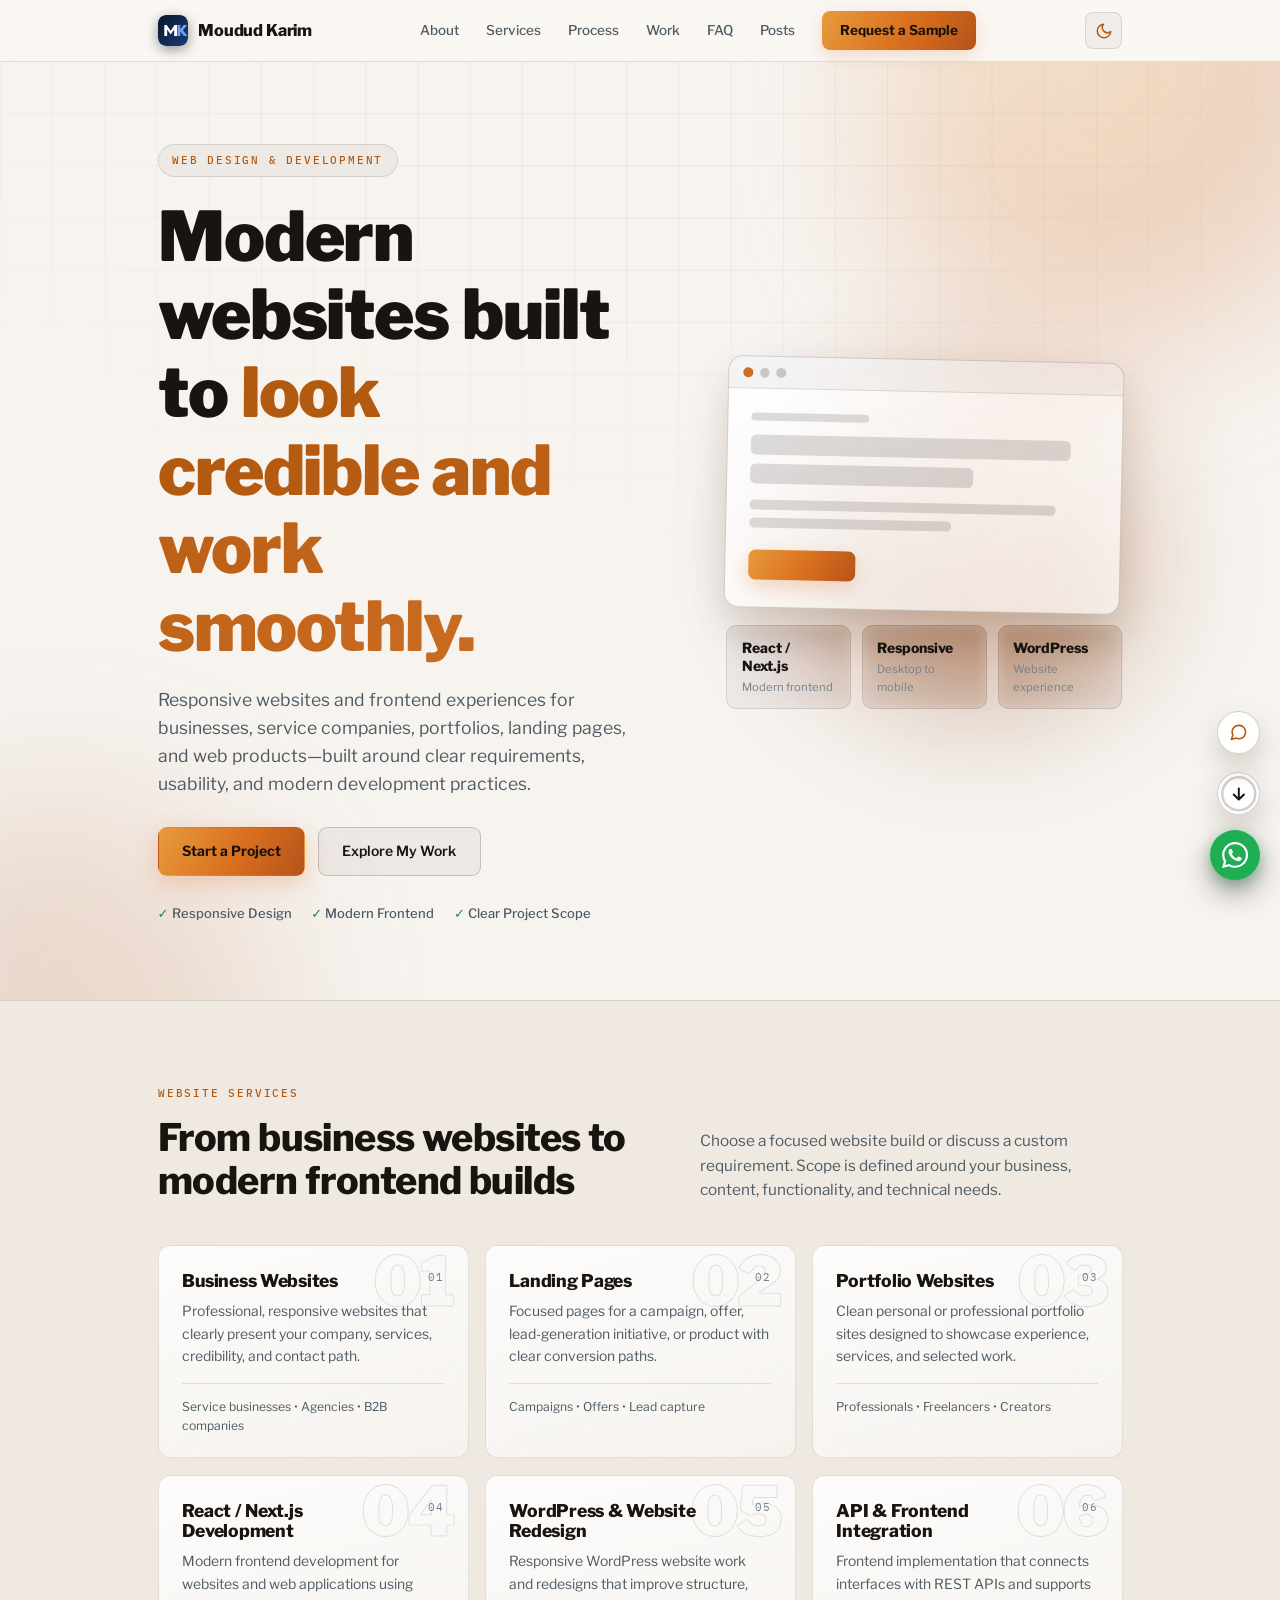
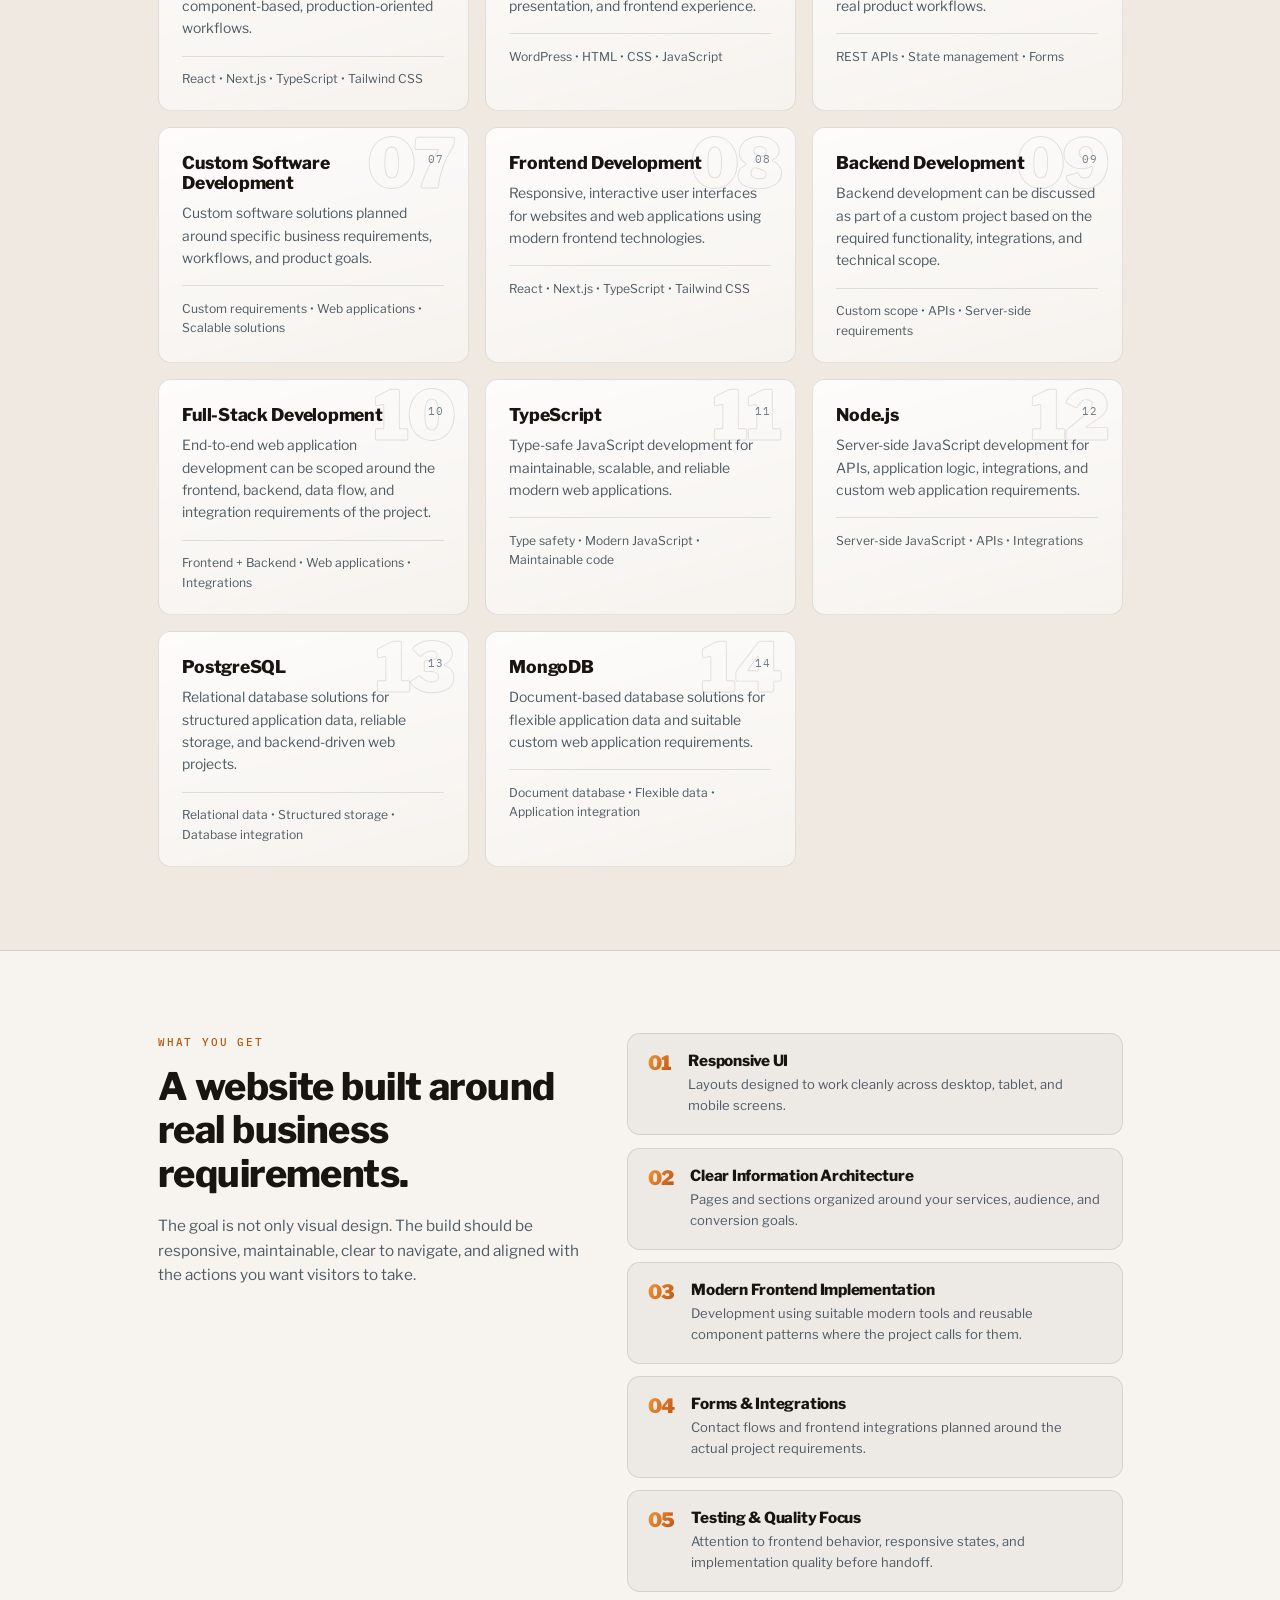
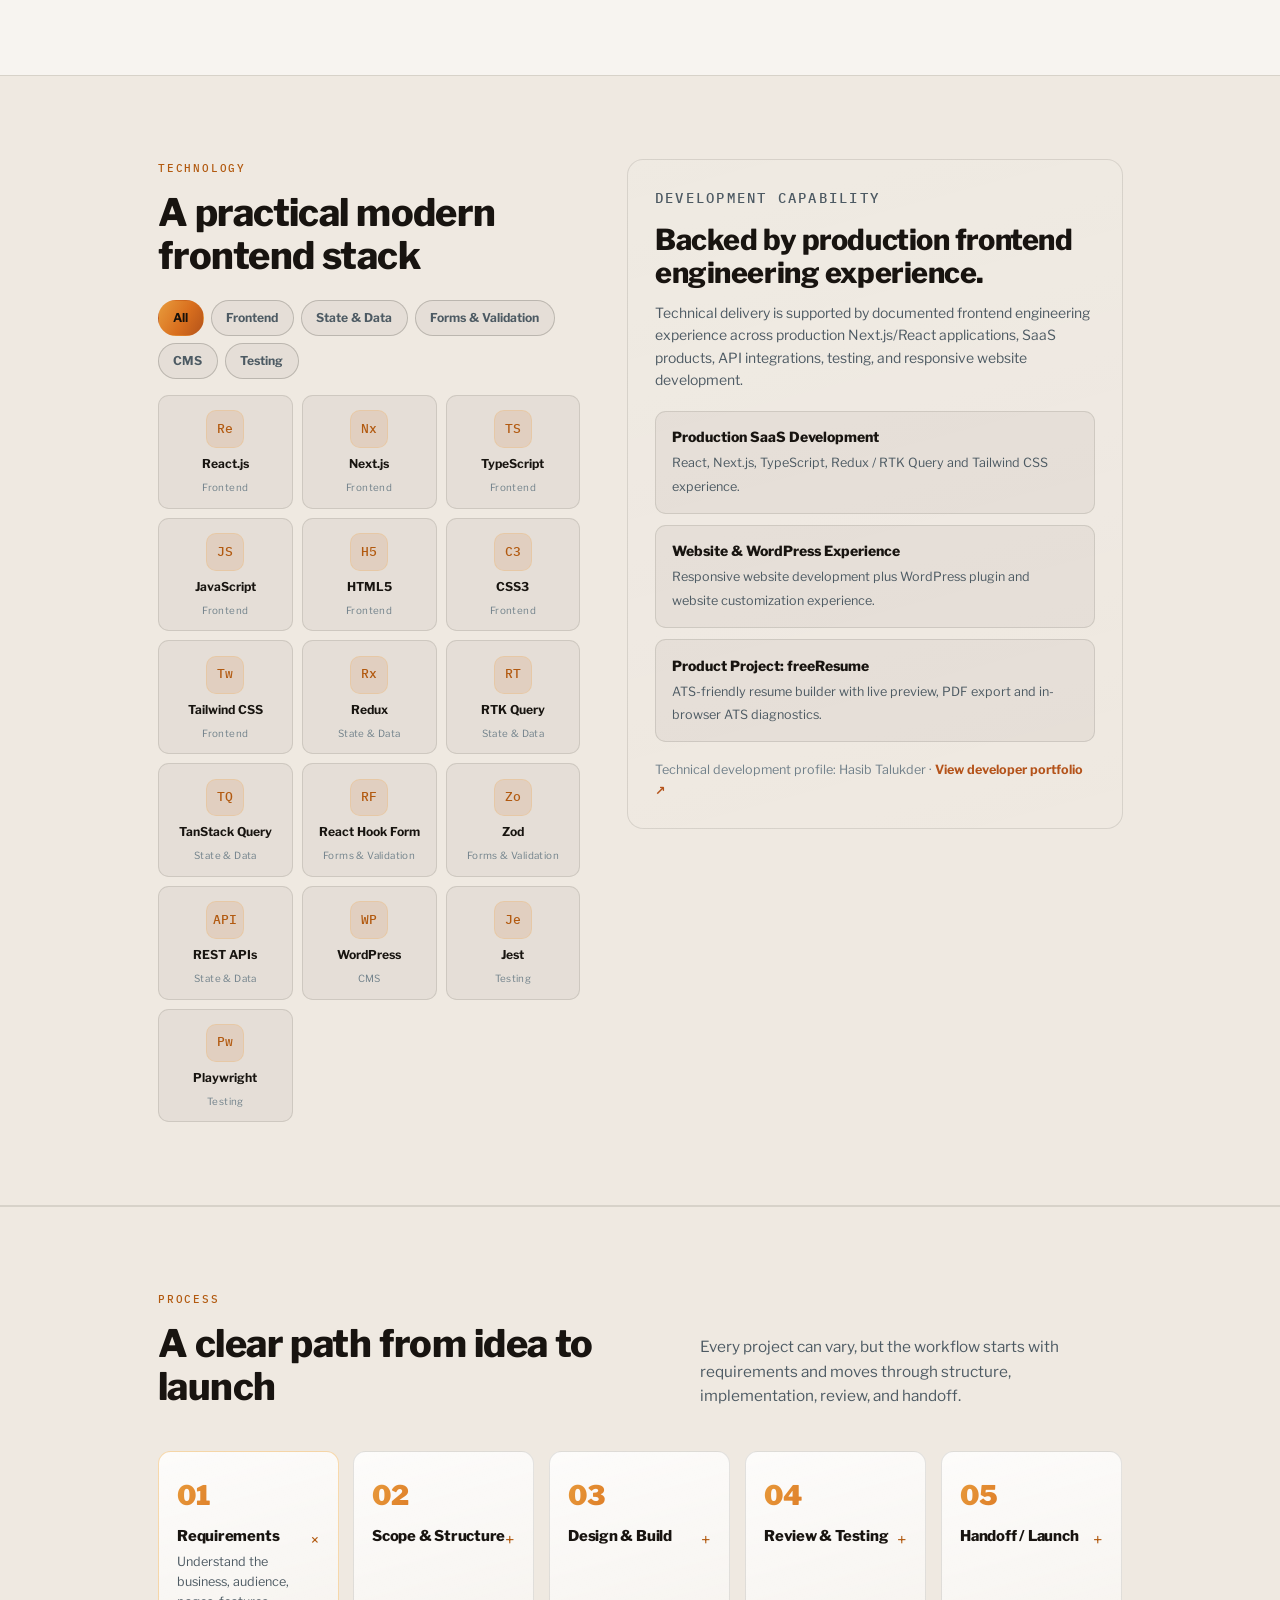
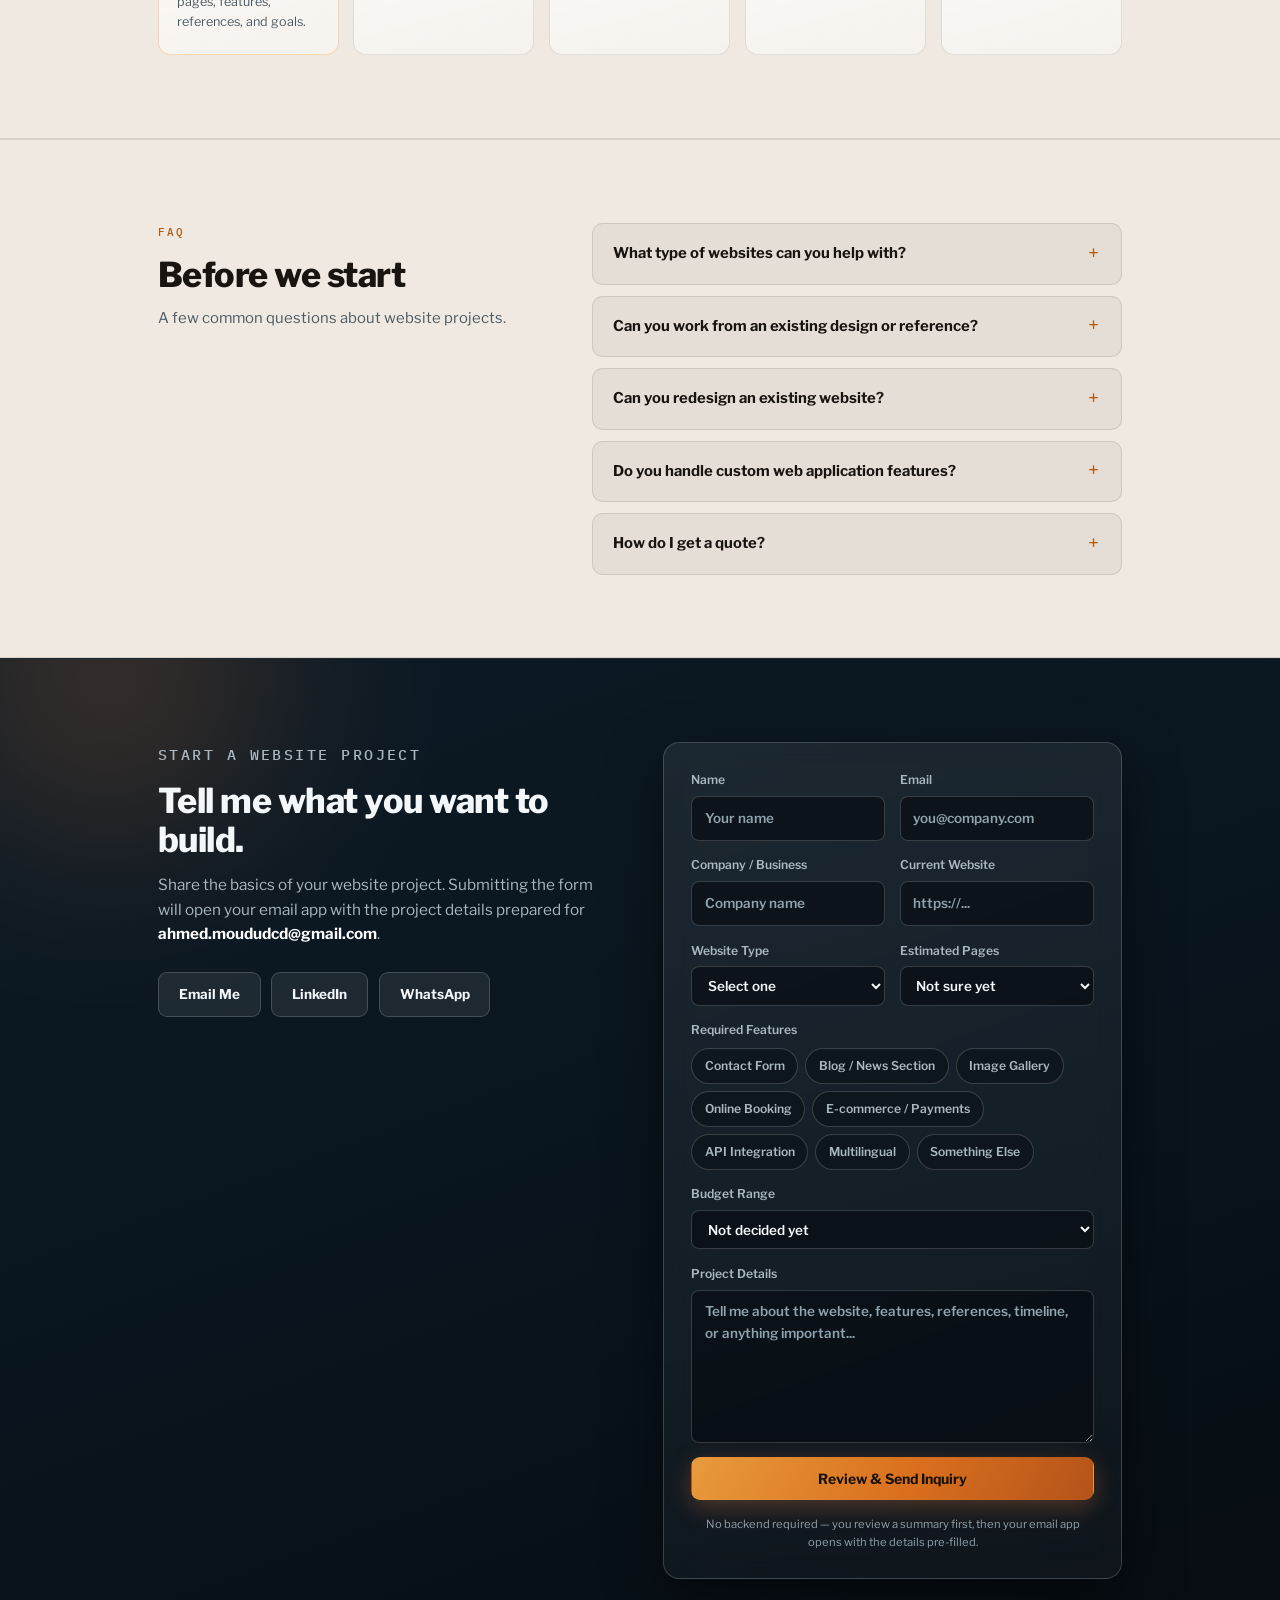
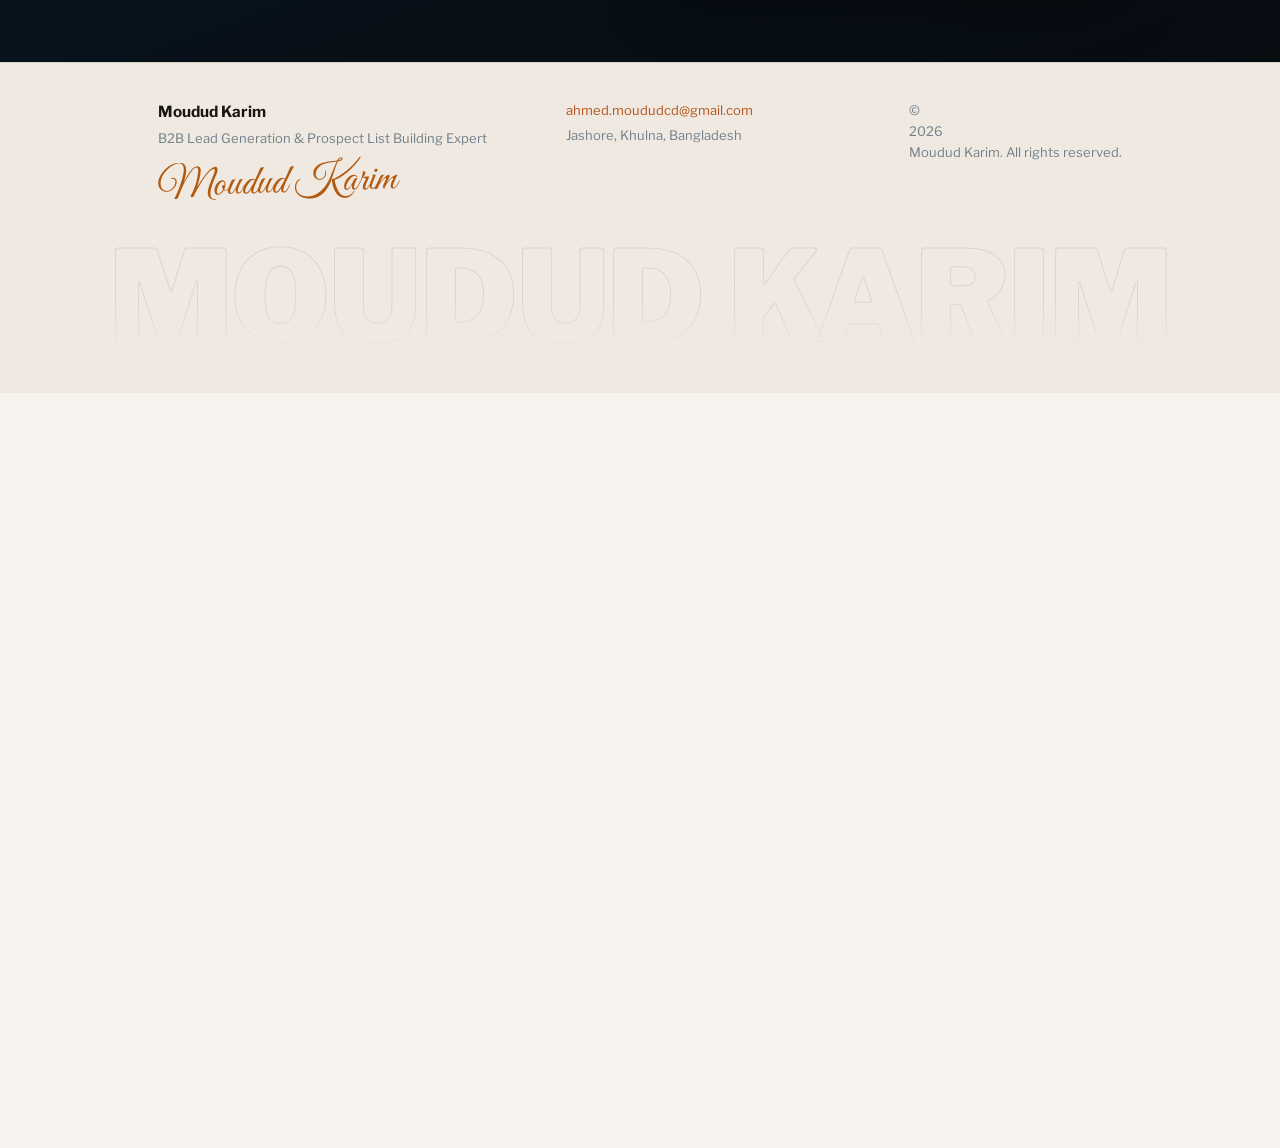
<file: web-design-development.html>
<!doctype html>
<html lang="en">
<head>
  <meta charset="utf-8" />
  <meta name="viewport" content="width=device-width,initial-scale=1" />
  <meta name="color-scheme" content="dark light" />
  <script>
    // Theme before first paint: a saved choice wins; with no saved choice, follow the
    // visitor's system dark/light setting (prefers-color-scheme), dark as the fallback.
    (function(){
      var systemLight = false;
      try { systemLight = !!(window.matchMedia && window.matchMedia('(prefers-color-scheme: light)').matches); } catch (e) {}
      var saved = null;
      try { saved = localStorage.getItem('mk-theme'); } catch (e) {}
      if (saved === 'light' || saved === 'dark') document.documentElement.setAttribute('data-theme', saved);
      else if (systemLight) document.documentElement.setAttribute('data-theme', 'light');
    })();
  </script>
  <title>Web Design &amp; Development | Moudud Karim</title>
  <meta name="description" content="Modern responsive business websites, landing pages, portfolio websites, WordPress, React and Next.js frontend development." />
  <link rel="preconnect" href="https://fonts.googleapis.com">
  <link rel="preconnect" href="https://fonts.gstatic.com" crossorigin>
  <link href="https://fonts.googleapis.com/css2?family=Great+Vibes&family=IBM+Plex+Mono:wght@400;500&family=Libre+Franklin:wght@400;500;600;700;800;900&display=swap" rel="stylesheet">
  <link rel="icon" id="favicon" type="image/svg+xml" href="[data-uri]" />
  <script>
    // Theme-aware favicon: pick the variant that matches the theme chosen above, before first paint.
    try { if (document.documentElement.getAttribute('data-theme') === 'light') document.getElementById('favicon').setAttribute('href', '[data-uri]'); } catch (e) {}
  </script>
<style>
  :root{
    color-scheme:dark;
    --bg:#070c11;
    --bg-2:#0b1219;
    --surface:#0e1620;
    --glass:rgba(255,255,255,.045);
    --glass-strong:rgba(255,255,255,.075);
    --ink:#f4f7f9;
    --ink-soft:#a9b7c0;
    --ink-faint:#7d8f9a;
    --line:rgba(255,255,255,.09);
    --line-strong:rgba(255,255,255,.16);
    --accent:#e07f3f;        /* burnt copper — industrial, warm */
    --accent-2:#f4b860;      /* amber highlight */
    --accent-deep:#c65a1c;
    --accent-strong:#f09a5c;
    --accent-soft:rgba(224,127,63,.13);
    --grad:linear-gradient(120deg,var(--accent-2) 0%,var(--accent) 55%,var(--accent-deep) 100%);
    --ok:#5cc98d;
    --radius:14px;
    --shadow:0 24px 60px rgba(0,0,0,.5);
    --glow:0 12px 34px rgba(224,127,63,.28);
  }
  /* ---------- Light theme (dark stays the default) ---------- */
  :root[data-theme="light"]{
    color-scheme:light;
    --bg:#f7f4f0;
    --bg-2:#efe9e1;
    --surface:#ffffff;
    --glass:rgba(24,20,16,.045);
    --glass-strong:rgba(24,20,16,.08);
    --ink:#181410;
    --ink-soft:#4d5a63;
    --ink-faint:#71808a;
    --line:rgba(24,20,16,.11);
    --line-strong:rgba(24,20,16,.2);
    --accent:#cf6f24;
    --accent-2:#b25a10;
    --accent-deep:#a34a12;
    --accent-strong:#b4531a;
    --accent-soft:rgba(198,90,28,.12);
    --grad:linear-gradient(120deg,#e89b3c 0%,#d96f1e 55%,#b4531a 100%);
    --ok:#1f8a4e;
    --shadow:0 24px 60px rgba(60,35,10,.18);
    --glow:0 12px 34px rgba(224,127,63,.3);
  }
  :root[data-theme="light"] .site-header{background:rgba(250,248,245,.78)}
  :root[data-theme="light"] .site-header.scrolled{background:rgba(250,248,245,.94);box-shadow:0 14px 40px rgba(60,35,10,.14)}
  :root[data-theme="light"] .hero::before{
    background-image:
      linear-gradient(rgba(24,20,16,.05) 1px,transparent 1px),
      linear-gradient(90deg,rgba(24,20,16,.05) 1px,transparent 1px);
  }
  :root[data-theme="light"] .hero::after{opacity:.26}
  :root[data-theme="light"] .card,
  :root[data-theme="light"] .process-step{background:linear-gradient(165deg,rgba(255,255,255,.85),rgba(255,255,255,.45))}
  :root[data-theme="light"] .card:hover{box-shadow:0 22px 44px rgba(60,35,10,.16)}
  :root[data-theme="light"] .card .ghost-num{-webkit-text-stroke:1px rgba(24,20,16,.12)}
  :root[data-theme="light"] .tool-row span{background:rgba(24,20,16,.04)}
  @media (max-width:860px){
    :root[data-theme="light"] .nav{background:rgba(255,255,255,.98)}
  }
  :root[data-theme="light"] .btn.secondary:hover{color:var(--ink)}
  :root[data-theme="light"] .browser-mock{background:linear-gradient(165deg,rgba(255,255,255,.9),rgba(255,255,255,.55));box-shadow:0 22px 44px rgba(60,35,10,.16)}
  :root[data-theme="light"] .mock-kicker,
  :root[data-theme="light"] .mock-title,
  :root[data-theme="light"] .mock-copy{background:rgba(24,20,16,.14)}
  /* The contact band stays a deep dark panel in both themes; restore its dark tokens locally. */
  :root[data-theme="light"] .dark-contact{
    --ink:#f4f7f9;--ink-soft:#a9b7c0;--ink-faint:#8fa3af;
    --line:rgba(255,255,255,.1);--line-strong:rgba(255,255,255,.18);
    --glass:rgba(255,255,255,.05);--glass-strong:rgba(255,255,255,.08);
    --accent-2:#f4b860;--shadow:0 24px 60px rgba(0,0,0,.5);
    color:#f4f7f9;
  }
  *{box-sizing:border-box}
  html{scroll-behavior:smooth}
  body{
    margin:0;background:var(--bg);color:var(--ink);
    font-family:"Libre Franklin",system-ui,-apple-system,"Segoe UI",sans-serif;
    font-size:16.5px;line-height:1.6;-webkit-font-smoothing:antialiased;
    /* overflow-x:clip (hidden as the fallback) stops sideways scroll WITHOUT
       creating a scroll container — overflow:hidden on an ancestor is the
       classic silent killer of position:sticky/fixed descendants. The
       padding-top reserves exactly the 68px the header takes: the header is
       position:fixed (see .site-header), so it no longer sits in flow. */
    overflow-x:hidden;overflow-x:clip;
    padding-top:68px;
    transition:background-color .35s ease,color .35s ease;
  }
  h1,h2,h3{line-height:1.14;margin:0;letter-spacing:-.015em}
  p{margin:0}
  a{color:var(--accent-strong)}
  img{max-width:100%}
  .container{max-width:1120px;margin:0 auto;padding:0 24px;position:relative}
  ::selection{background:var(--accent);color:#14100b}
  section{scroll-margin-top:92px}

  /* ---------- Desktop overall scale ---------- */
  /* The whole desktop layout renders ~10% smaller — the look visitors
     previously only got by zooming their browser out to 90% — without
     them touching zoom. The mobile layout (≤860px) is not scaled.
     Same as the main portfolio page. */
  @media (min-width:861px){
    :root{zoom:.9}
  }

  /* ---------- Scroll reveal ---------- */
  .reveal{
    opacity:0;transform:translateY(28px);
    transition:opacity .8s ease var(--rd,0s),transform .8s cubic-bezier(.16,.8,.26,1) var(--rd,0s);
    will-change:opacity,transform;
  }
  .reveal.in{opacity:1;transform:none}
  @media (prefers-reduced-motion:reduce){
    .reveal{opacity:1;transform:none;transition:none}
    html{scroll-behavior:auto}
  }

  /* ---------- Header / nav ---------- */
  .site-header{
    /* Fixed, not sticky — same as the main portfolio page: sticky is fragile
       against ancestor overflow, while fixed pins the bar to the viewport on
       desktop and mobile alike. The body's 68px padding-top keeps the page
       layout exactly where it was, and the compact 68px → 52px shrink plus
       the scrolled shadow keep working unchanged. */
    position:fixed;top:0;left:0;right:0;z-index:60;
    background:rgba(7,12,17,.72);
    backdrop-filter:blur(16px) saturate(1.4);-webkit-backdrop-filter:blur(16px) saturate(1.4);
    border-bottom:1px solid var(--line);
    transition:box-shadow .3s ease,background .3s ease;
  }
  .site-header.scrolled{background:rgba(7,12,17,.9);box-shadow:0 14px 40px rgba(0,0,0,.45)}
  .nav-wrap{display:flex;align-items:center;justify-content:space-between;gap:16px;height:68px;transition:height .35s ease}
  .site-header.is-compact .nav-wrap{height:52px}
  .brand{display:flex;align-items:center;gap:11px;font-weight:800;font-size:18px;color:var(--ink);text-decoration:none;letter-spacing:-.01em}
  .brand-logo{width:34px;height:34px;border-radius:9px;box-shadow:0 4px 14px rgba(0,0,0,.4);transition:width .35s ease,height .35s ease}
  .site-header.is-compact .brand-logo{width:29px;height:29px}
  @media (prefers-reduced-motion:reduce){.nav-wrap,.brand-logo{transition:none}}
  .nav{display:flex;gap:30px;align-items:center}
  .nav a{
    color:var(--ink-soft);text-decoration:none;font-size:15px;font-weight:500;position:relative;padding:4px 0;
  }
  .nav a:not(.nav-cta)::after{
    content:"";position:absolute;left:0;bottom:0;height:2px;width:0;border-radius:2px;
    background:var(--grad);transition:width .3s ease;
  }
  .nav a:not(.nav-cta):hover{color:var(--ink)}
  .nav a:not(.nav-cta):hover::after,.nav a.active::after{width:100%}
  .nav a.active{color:var(--ink)}
  .nav .nav-cta{
    background:var(--grad);color:#17110a;padding:10px 20px;border-radius:9px;
    font-weight:700;box-shadow:0 6px 20px rgba(224,127,63,.25);
    transition:transform .25s ease,box-shadow .25s ease;
  }
  .nav .nav-cta:hover{transform:translateY(-1px);box-shadow:var(--glow);color:#17110a}
  .menu-btn{display:none;background:var(--glass);border:1px solid var(--line);border-radius:9px;
    width:42px;height:42px;cursor:pointer;color:var(--ink);font-size:19px;line-height:1}
  .header-actions{display:flex;align-items:center;gap:10px}
  .theme-toggle{
    display:inline-flex;align-items:center;justify-content:center;flex:none;
    width:42px;height:42px;border-radius:9px;cursor:pointer;
    background:var(--glass);border:1px solid var(--line);color:var(--accent-2);
    transition:border-color .25s ease,transform .25s ease,color .25s ease;
  }
  .theme-toggle:hover{border-color:var(--accent);transform:translateY(-1px)}
  .theme-toggle:focus-visible{outline:2px solid var(--accent-2);outline-offset:2px}
  .theme-toggle svg{width:20px;height:20px}
  .theme-toggle .icon-moon{display:none}
  :root[data-theme="light"] .theme-toggle .icon-sun{display:none}
  :root[data-theme="light"] .theme-toggle .icon-moon{display:block}

  /* ---------- Scroll progress bar ---------- */
  .scroll-progress{
    position:fixed;top:0;left:0;right:0;height:3px;z-index:95;pointer-events:none;
    background:var(--grad);transform-origin:0 50%;transform:scaleX(0);
  }

  /* ---------- Scroll toggle with circular progress ring ----------
     Always floating: one click smooth-scrolls to the very bottom, the next
     click back to the very top. The arrow points down while there is page
     below (click goes to the bottom) and flips up near the bottom (click
     returns to the top). Same component as the main portfolio page; it sits
     above the WhatsApp float, so the two never overlap. */
  .to-top{
    position:fixed;right:22px;bottom:94px;z-index:70;width:48px;height:48px;border-radius:50%;
    display:inline-flex;align-items:center;justify-content:center;cursor:pointer;padding:0;
    background:rgba(14,22,32,.82);border:1px solid var(--line-strong);color:var(--ink);
    backdrop-filter:blur(10px);-webkit-backdrop-filter:blur(10px);
    box-shadow:0 14px 32px rgba(0,0,0,.38);
    transition:border-color .25s ease;
  }
  :root[data-theme="light"] .to-top{background:rgba(255,255,255,.88);box-shadow:0 14px 32px rgba(60,35,10,.2)}
  .to-top:hover{border-color:var(--accent)}
  .to-top:focus-visible{outline:2px solid var(--accent-2);outline-offset:3px}
  .to-top svg{width:44px;height:44px}
  .to-top circle{fill:none;stroke-width:3}
  .to-top .tt-track{stroke:var(--line-strong)}
  .to-top .tt-ring{stroke:var(--accent-2);stroke-linecap:round}
  .to-top .tt-arrow{stroke:var(--ink);transition:transform .45s ease}
  .to-top .tt-arrow-down{transform:rotate(180deg);transform-origin:24px 24px}
  @media (max-width:860px){.to-top{right:16px;bottom:152px;width:44px;height:44px}.to-top svg{width:40px;height:40px}}
  @media (prefers-reduced-motion:reduce){.to-top{transition:none}.to-top .tt-arrow{transition:none}}

  /* ---------- Floating WhatsApp button ---------- */
  .wa-float{
    position:fixed;right:22px;bottom:22px;z-index:70;
    width:56px;height:56px;border-radius:50%;
    display:inline-flex;align-items:center;justify-content:center;
    background:#1fae54;color:#fff;text-decoration:none;
    box-shadow:0 14px 32px rgba(0,0,0,.38),0 4px 14px rgba(31,174,84,.35);
    transition:transform .25s ease,box-shadow .25s ease,opacity .35s ease,visibility .35s ease;
  }
  .wa-float:hover{transform:translateY(-3px) scale(1.05);box-shadow:0 18px 38px rgba(0,0,0,.42),0 6px 18px rgba(31,174,84,.45)}
  .wa-float:focus-visible{outline:2px solid var(--accent-2);outline-offset:3px}
  .wa-float svg{width:29px;height:29px}
  @media (max-width:860px){
    /* On mobile the WhatsApp button stays hidden while the hero is on screen, so it
       never sits over the hero's full-width primary CTA. JS adds .show once the
       hero has been scrolled past. Desktop keeps the always-visible button. */
    .wa-float{right:16px;bottom:90px;width:50px;height:50px;opacity:0;visibility:hidden;pointer-events:none;transform:translateY(14px) scale(.92)}
    .wa-float.show{opacity:1;visibility:visible;pointer-events:auto;transform:none}
    .wa-float.show:hover{transform:translateY(-3px) scale(1.05)}
    .wa-float svg{width:25px;height:25px}
  }
  @media (prefers-reduced-motion:reduce){.wa-float{transition:none}}

  /* ---------- Floating contact widget ---------- */
  /* Expandable shortcut stack in the bottom-right corner column, sitting
     above the scroll toggle (bottom:94px + 48px tall) and the WhatsApp
     float below it, so the three never overlap. The toggle opens labeled
     shortcuts to the real contact routes: this page's project inquiry
     section, the LinkedIn profile, and the email address. */
  .contact-widget{
    position:fixed;right:22px;bottom:162px;z-index:70;
    display:flex;flex-direction:column;align-items:flex-end;gap:10px;
  }
  .cw-toggle{
    width:48px;height:48px;border-radius:50%;cursor:pointer;padding:0;flex:none;
    display:inline-flex;align-items:center;justify-content:center;
    background:rgba(14,22,32,.88);border:1px solid var(--line-strong);color:var(--accent-2);
    backdrop-filter:blur(10px);-webkit-backdrop-filter:blur(10px);
    box-shadow:0 14px 32px rgba(0,0,0,.38);
    transition:border-color .25s ease,transform .25s ease;
  }
  :root[data-theme="light"] .cw-toggle{background:rgba(255,255,255,.92);box-shadow:0 14px 32px rgba(60,35,10,.2)}
  .cw-toggle:hover{border-color:var(--accent);transform:translateY(-2px)}
  .cw-toggle:focus-visible{outline:2px solid var(--accent-2);outline-offset:3px}
  .cw-toggle svg{width:21px;height:21px}
  .cw-links{
    display:flex;flex-direction:column;align-items:flex-end;gap:8px;
    opacity:0;visibility:hidden;transform:translateY(8px);pointer-events:none;
    transition:opacity .3s ease,transform .3s ease,visibility .3s ease;
  }
  .contact-widget.open .cw-links{opacity:1;visibility:visible;transform:none;pointer-events:auto}
  .cw-link{
    display:inline-flex;align-items:center;gap:9px;text-decoration:none;
    font-weight:700;font-size:14px;color:var(--ink);
    background:rgba(14,22,32,.92);border:1px solid var(--line-strong);border-radius:999px;
    padding:10px 17px 10px 13px;box-shadow:0 14px 32px rgba(0,0,0,.4);
    backdrop-filter:blur(10px);-webkit-backdrop-filter:blur(10px);
    transition:border-color .25s ease,transform .25s ease;
  }
  :root[data-theme="light"] .cw-link{background:rgba(255,255,255,.95);box-shadow:0 14px 32px rgba(60,35,10,.2)}
  .cw-link:hover{border-color:var(--accent);transform:translateY(-1px);color:var(--ink)}
  .cw-link:focus-visible{outline:2px solid var(--accent-2);outline-offset:2px}
  .cw-link svg{width:18px;height:18px;color:var(--accent-2);flex:none}
  @media (max-width:860px){
    /* Mobile right column: WhatsApp float at bottom:90px, scroll toggle at
       bottom:152px (44px tall, top edge 196px) — the widget sits just above
       the toggle, compact 44px toggle. Same as the main portfolio page. */
    .contact-widget{right:16px;bottom:208px}
    .cw-toggle{width:44px;height:44px}
    .cw-toggle svg{width:19px;height:19px}
    .cw-link{font-size:13.5px;padding:9px 15px 9px 12px}
  }
  @media (prefers-reduced-motion:reduce){.cw-toggle,.cw-links,.cw-link{transition:none}}

  /* ---------- Shared section furniture ---------- */
  .section{padding:92px 0}
  .section.soft{background:var(--bg-2);border-top:1px solid var(--line);border-bottom:1px solid var(--line)}
  .eyebrow{
    font-family:"IBM Plex Mono",monospace;font-size:12.5px;letter-spacing:.16em;
    text-transform:uppercase;color:var(--accent-2);margin-bottom:16px;font-weight:500;
  }
  .section-head{
    display:grid;grid-template-columns:1.1fr .9fr;gap:28px;align-items:end;margin-bottom:48px;
  }
  .section-head h2,.two-col h2,.web-split h2{font-size:clamp(30px,3.6vw,42px);font-weight:800}
  .section-head>p{color:var(--ink-soft);font-size:17px;max-width:32em;justify-self:end}
  .muted{color:var(--ink-soft)}
  .body-copy{color:var(--ink-soft);font-size:17px}

  /* ---------- Hero ---------- */
  .hero{position:relative;padding:92px 0 84px;overflow:hidden}
  .hero::before{
    content:"";position:absolute;inset:0;pointer-events:none;
    background-image:
      linear-gradient(rgba(255,255,255,.045) 1px,transparent 1px),
      linear-gradient(90deg,rgba(255,255,255,.045) 1px,transparent 1px);
    background-size:58px 58px;
    -webkit-mask-image:radial-gradient(ellipse 90% 70% at 50% 0%,#000 30%,transparent 75%);
            mask-image:radial-gradient(ellipse 90% 70% at 50% 0%,#000 30%,transparent 75%);
  }
  .hero::after{
    content:"";position:absolute;width:580px;height:580px;top:-220px;right:-140px;border-radius:50%;
    filter:blur(90px);opacity:.45;pointer-events:none;
    background:radial-gradient(circle at 35% 35%,#f4b860,#c65a1c 55%,transparent 72%);
    animation:drift-a 17s ease-in-out infinite alternate;
  }
  @keyframes drift-a{from{transform:translate(0,0) scale(1)}to{transform:translate(-70px,46px) scale(1.14)}}
  @media (prefers-reduced-motion:reduce){.hero::after{animation:none}}
  .hero-grid{display:grid;grid-template-columns:1.08fr .92fr;gap:56px;align-items:center}
  .hero-copy .eyebrow{
    display:inline-flex;align-items:center;gap:10px;
    background:var(--glass);border:1px solid var(--line);border-radius:999px;
    padding:7px 15px;margin-bottom:24px;
    backdrop-filter:blur(8px);-webkit-backdrop-filter:blur(8px);
  }
  .hero h1{font-size:clamp(44px,6vw,76px);font-weight:900;margin-bottom:22px}
  .hero h1 span{
    background:linear-gradient(115deg,var(--accent-2) 10%,var(--accent) 55%,var(--accent-deep) 95%);
    background-size:220% 100%;
    -webkit-background-clip:text;background-clip:text;color:transparent;
    animation:hero-sheen 7s ease-in-out infinite;
  }
  @keyframes hero-sheen{0%{background-position:0% 50%}50%{background-position:100% 50%}100%{background-position:0% 50%}}
  /* Second, slower glow low on the left — the hero reads as one lit
     stage; both glows sit behind the content and never touch the text. */
  .hero-glow-b{
    position:absolute;width:460px;height:460px;left:-160px;bottom:-240px;border-radius:50%;
    filter:blur(100px);opacity:.3;pointer-events:none;
    background:radial-gradient(circle at 60% 40%,#e07f3f,#7a2f08 60%,transparent 75%);
    animation:drift-b 19s ease-in-out infinite alternate;
  }
  @keyframes drift-b{from{transform:translate(0,0) scale(1)}to{transform:translate(56px,-38px) scale(1.12)}}
  :root[data-theme="light"] .hero-glow-b{opacity:.18}
  @media (prefers-reduced-motion:reduce){.hero h1 span,.hero-glow-b{animation:none}}

  /* ---------- Cinematic hero entrance ---------- */
  /* Copy rises in a short stagger on load; the proof card follows.
     Purely an entrance — the resting layout is identical, and reduced
     motion turns the whole sequence off. */
  @keyframes hero-rise{from{opacity:0;transform:translateY(26px)}to{opacity:1;transform:none}}
  .hero-copy>*{animation:hero-rise .9s cubic-bezier(.16,.8,.26,1) both}
  .hero-copy>*:nth-child(2){animation-delay:.07s}
  .hero-copy>*:nth-child(3){animation-delay:.14s}
  .hero-copy>*:nth-child(4){animation-delay:.21s}
  .hero-copy>*:nth-child(5){animation-delay:.28s}
  .web-proof-card{animation:hero-rise 1s cubic-bezier(.16,.8,.26,1) .18s both}
  @media (prefers-reduced-motion:reduce){.hero-copy>*,.web-proof-card{animation:none}}
  .hero-lead{font-size:19.5px;color:var(--ink-soft);max-width:34em;margin-bottom:32px}
  .hero-actions{display:flex;gap:14px;flex-wrap:wrap;margin-bottom:30px}
  .btn{
    display:inline-block;text-decoration:none;font-weight:600;font-size:15.5px;
    padding:14px 26px;border-radius:10px;border:1px solid transparent;cursor:pointer;
    font-family:inherit;
    transition:transform .25s ease,box-shadow .25s ease,border-color .25s ease,background .25s ease;
  }
  .btn.primary{background:var(--grad);color:#17110a;font-weight:700;box-shadow:0 8px 26px rgba(224,127,63,.3)}
  .btn.primary:hover{transform:translateY(-2px);box-shadow:var(--glow)}
  .btn.secondary{
    background:var(--glass);color:var(--ink);border-color:var(--line-strong);
    backdrop-filter:blur(8px);-webkit-backdrop-filter:blur(8px);
  }
  .btn.secondary:hover{transform:translateY(-2px);border-color:var(--accent);color:#fff}
  :root[data-theme="light"] .btn.secondary:hover{color:var(--ink)}
  .btn.full{width:100%;text-align:center}
  .hero-trust{display:flex;gap:22px;flex-wrap:wrap;color:var(--ink-soft);font-size:14.5px;font-weight:500}
  .hero-trust span::first-letter{color:var(--ok)}

  /* ---------- Hero proof card: browser mock + mini stats ---------- */
  .web-proof-card{position:relative;justify-self:end;width:min(440px,100%)}
  .proof-glow{
    position:absolute;inset:8% -6% -4% 12%;border-radius:50%;filter:blur(70px);opacity:.5;pointer-events:none;
    background:radial-gradient(circle at 60% 35%,#e07f3f,#7a2f08 60%,transparent 75%);
  }
  :root[data-theme="light"] .proof-glow{opacity:.32}
  .browser-mock{
    position:relative;border-radius:16px;overflow:hidden;
    border:1px solid var(--line-strong);
    background:linear-gradient(165deg,rgba(255,255,255,.07),rgba(255,255,255,.02));
    box-shadow:var(--shadow);
    transform:rotate(1.2deg);
    transition:transform .4s cubic-bezier(.16,.8,.26,1);
  }
  .web-proof-card:hover .browser-mock{transform:rotate(0deg) translateY(-4px)}
  .browser-top{
    display:flex;gap:7px;align-items:center;padding:12px 16px;
    border-bottom:1px solid var(--line);background:var(--glass);
  }
  .browser-top i{width:11px;height:11px;border-radius:50%;background:var(--line-strong)}
  .browser-top i:first-child{background:var(--accent)}
  .browser-body{padding:26px 26px 30px}
  .mock-kicker{width:34%;height:9px;border-radius:5px;background:rgba(255,255,255,.22);margin-bottom:16px}
  .mock-title{width:92%;height:22px;border-radius:6px;background:rgba(255,255,255,.22);margin-bottom:10px}
  .mock-title.short{width:64%}
  .mock-copy{width:88%;height:11px;border-radius:5px;background:rgba(255,255,255,.22);margin-top:18px}
  .mock-copy.short{width:58%;margin-top:9px}
  .mock-btn{width:118px;height:34px;border-radius:8px;background:var(--grad);margin-top:24px;box-shadow:0 8px 22px rgba(224,127,63,.3)}
  .web-mini-stats{display:grid;grid-template-columns:repeat(3,1fr);gap:12px;margin-top:16px}
  .web-mini-stats>div{
    background:var(--glass);border:1px solid var(--line);border-radius:12px;padding:14px 16px;
    backdrop-filter:blur(8px);-webkit-backdrop-filter:blur(8px);
    transition:border-color .25s ease,transform .25s ease;
  }
  .web-mini-stats>div:hover{border-color:rgba(244,184,96,.5);transform:translateY(-2px)}
  .web-mini-stats strong{display:block;font-size:15.5px;font-weight:800;line-height:1.3}
  .web-mini-stats span{display:block;font-size:12.5px;color:var(--ink-faint);margin-top:3px}

  /* ---------- Service cards ---------- */
  .cards{display:grid;gap:18px}
  .service-grid{grid-template-columns:repeat(3,1fr)}
  .card{
    position:relative;overflow:hidden;
    background:linear-gradient(165deg,rgba(255,255,255,.06),rgba(255,255,255,.02));
    border:1px solid var(--line);border-radius:var(--radius);padding:28px 26px 24px;
    transition:transform .3s ease,border-color .3s ease,box-shadow .3s ease;
  }
  .card:hover{transform:translateY(-4px);border-color:rgba(244,184,96,.45);box-shadow:0 22px 44px rgba(0,0,0,.42)}
  .card .ghost-num{
    position:absolute;top:2px;right:16px;font-size:76px;font-weight:900;letter-spacing:-.04em;
    color:transparent;-webkit-text-stroke:1px rgba(255,255,255,.08);line-height:1;pointer-events:none;
  }
  .card .num{
    position:absolute;top:26px;right:26px;font-family:"IBM Plex Mono",monospace;
    font-size:12px;color:var(--ink-faint);letter-spacing:.1em;
  }
  .card h3{font-size:19.5px;font-weight:800;margin-bottom:10px;padding-right:34px}
  .card p{color:var(--ink-soft);font-size:15.5px}
  .card-foot{border-top:1px solid var(--line);margin-top:18px;padding-top:14px;font-size:13.5px;color:var(--ink-soft)}

  /* ---------- Split layouts / features ---------- */
  .web-split{display:grid;grid-template-columns:.92fr 1.08fr;gap:52px;align-items:start}
  .feature-list{display:grid;gap:14px}
  .feature-item{
    display:flex;gap:18px;align-items:flex-start;
    background:var(--glass);border:1px solid var(--line);border-radius:var(--radius);padding:20px 22px;
    transition:transform .3s ease,border-color .3s ease;
  }
  .feature-item:hover{transform:translateY(-3px);border-color:rgba(244,184,96,.45)}
  .feature-item>span{
    font-size:22px;font-weight:900;letter-spacing:-.02em;line-height:1.2;flex:none;
    background:var(--grad);-webkit-background-clip:text;background-clip:text;color:transparent;
  }
  .feature-item h3{font-size:17px;font-weight:800;margin-bottom:5px}
  .feature-item p{color:var(--ink-soft);font-size:14.5px}

  /* ---------- Technology / proof panel ---------- */
  .tool-row{display:flex;flex-wrap:wrap;gap:9px}
  .tool-row span{
    font-weight:700;font-size:15px;color:var(--ink);
    background:rgba(255,255,255,.05);border:1px solid var(--line-strong);border-radius:10px;padding:8px 15px;
    transition:border-color .25s ease,transform .25s ease;
  }
  .tool-row span:hover{border-color:rgba(244,184,96,.55);transform:translateY(-1px)}

  /* ---------- Interactive technology stack ---------- */
  /* The same technology list as before, presented as icon-style cards
     with a category filter. Filtering is progressive: without JS every
     card is visible and the filter row stays hidden. */
  .stack-filters{display:none;flex-wrap:wrap;gap:8px;margin-bottom:18px}
  .stack-filters.on{display:flex}
  .stack-filter{
    font:inherit;font-size:13.5px;font-weight:700;color:var(--ink-soft);cursor:pointer;
    background:var(--glass);border:1px solid var(--line-strong);border-radius:999px;padding:8px 16px;
    transition:border-color .25s ease,color .25s ease,background .25s ease;
  }
  .stack-filter:hover{border-color:var(--accent);color:var(--ink)}
  .stack-filter.active{background:var(--grad);color:#17110a;border-color:transparent}
  .stack-filter:focus-visible{outline:2px solid var(--accent-2);outline-offset:2px}
  .stack-grid{display:grid;grid-template-columns:repeat(auto-fill,minmax(118px,1fr));gap:10px}
  .stack-card{
    display:flex;flex-direction:column;align-items:center;gap:9px;text-align:center;
    background:var(--glass);border:1px solid var(--line);border-radius:12px;padding:16px 10px 13px;
    transition:transform .3s ease,border-color .3s ease,opacity .3s ease;
  }
  .stack-card:hover{transform:translateY(-3px);border-color:rgba(244,184,96,.5)}
  .stack-card.hide{display:none}
  .stack-ico{
    width:42px;height:42px;border-radius:11px;flex:none;
    display:inline-flex;align-items:center;justify-content:center;
    font-family:"IBM Plex Mono",monospace;font-size:14.5px;font-weight:500;letter-spacing:.02em;
    color:var(--accent-2);background:var(--accent-soft);border:1px solid rgba(244,184,96,.28);
  }
  .stack-card strong{font-size:13.5px;font-weight:700;line-height:1.3}
  .stack-card small{font-size:11px;color:var(--ink-faint);letter-spacing:.04em}
  .proof-panel{
    background:linear-gradient(165deg,rgba(255,255,255,.06),rgba(255,255,255,.02));
    border:1px solid var(--line);border-radius:18px;padding:30px;
  }
  .proof-panel h2{font-size:clamp(24px,2.8vw,32px);font-weight:800;margin-bottom:14px}
  .proof-panel>p{color:var(--ink-soft);font-size:15.5px}
  .proof-points{display:grid;gap:12px;margin-top:22px}
  .proof-point{
    background:var(--glass);border:1px solid var(--line);border-radius:12px;padding:16px 18px;
  }
  .proof-point strong{display:block;font-size:15.5px;font-weight:800;margin-bottom:3px}
  .proof-point span{color:var(--ink-soft);font-size:14px}
  .proof-credit{margin-top:20px;color:var(--ink-faint);font-size:14px}
  .proof-credit a{font-weight:700;text-decoration:none}
  .proof-credit a:hover{text-decoration:underline}

  /* ---------- Process ---------- */
  .process-band{background:var(--bg-2);border-top:1px solid var(--line);border-bottom:1px solid var(--line)}
  .process-grid{display:grid;grid-template-columns:repeat(5,1fr);gap:16px}
  .process-step{
    background:linear-gradient(165deg,rgba(255,255,255,.06),rgba(255,255,255,.02));
    border:1px solid var(--line);border-radius:var(--radius);padding:24px 20px;
    transition:transform .3s ease,border-color .3s ease;
  }
  .process-step:hover{transform:translateY(-4px);border-color:rgba(244,184,96,.45)}
  .process-step span{
    display:block;font-size:30px;font-weight:900;letter-spacing:-.02em;margin-bottom:12px;
    background:var(--grad);-webkit-background-clip:text;background-clip:text;color:transparent;
  }
  .process-step h3{font-size:16.5px;font-weight:800;margin-bottom:8px}
  .process-step p{color:var(--ink-soft);font-size:14px}
  /* Click/tap a step to open its description (accordion). Without JS —
     or before the script runs — every description stays visible; the
     .acc-on class on the grid is what enables collapsing. */
  .process-grid.acc-on .process-step{cursor:pointer}
  .process-grid.acc-on .process-step:focus-visible{outline:2px solid var(--accent-2);outline-offset:3px}
  .process-step .step-chev{
    float:right;font-style:normal;font-size:19px;line-height:1.4;color:var(--accent-2);font-weight:400;
    transition:transform .3s ease;
  }
  .process-grid.acc-on .process-step.open{border-color:rgba(244,184,96,.5)}
  .process-grid.acc-on .process-step.open .step-chev{transform:rotate(45deg)}
  .process-grid.acc-on .process-step:not(.open) .step-body{display:none}
  @media (prefers-reduced-motion:reduce){.process-step .step-chev{transition:none}}

  /* ---------- FAQ ---------- */
  .faq-wrap{display:grid;grid-template-columns:.85fr 1.15fr;gap:48px;align-items:start}
  .faq-wrap h2{font-size:clamp(28px,3.4vw,38px);font-weight:800;margin-bottom:14px}
  .faq-list{display:grid;gap:12px}
  .faq-list details{
    background:var(--glass);border:1px solid var(--line);border-radius:12px;padding:4px 22px;
    transition:border-color .3s ease;
  }
  .faq-list details[open]{border-color:rgba(244,184,96,.45)}
  .faq-list summary{
    cursor:pointer;font-weight:700;font-size:16.5px;padding:16px 26px 16px 0;position:relative;list-style:none;
  }
  .faq-list summary::-webkit-details-marker{display:none}
  .faq-list summary::after{
    content:"+";position:absolute;right:2px;top:50%;transform:translateY(-50%);
    font-size:22px;font-weight:400;color:var(--accent-2);transition:transform .3s ease;
  }
  .faq-list details[open] summary::after{transform:translateY(-50%) rotate(45deg)}
  .faq-list details p{color:var(--ink-soft);padding:0 0 18px;font-size:15.5px}

  /* ---------- Contact ---------- */
  .dark-contact{
    position:relative;overflow:hidden;
    background:linear-gradient(160deg,#0d1b26,#08131c 60%,#070c11);
    border-top:1px solid var(--line);
  }
  .dark-contact::before{
    content:"";position:absolute;width:520px;height:520px;top:-240px;left:-140px;border-radius:50%;
    filter:blur(100px);opacity:.32;pointer-events:none;
    background:radial-gradient(circle,#e07f3f,transparent 70%);
  }
  .sample-grid{display:grid;grid-template-columns:1fr 1fr;gap:52px;align-items:start}
  .sample-grid h2{font-size:clamp(28px,3.4vw,38px);font-weight:800;margin-bottom:16px}
  .sample-grid>div>p{color:var(--ink-soft);font-size:17px}
  .sample-grid>div>p strong{color:#fff}
  .contact-links{display:flex;gap:12px;flex-wrap:wrap;margin-top:28px}
  .contact-links a{
    text-decoration:none;font-weight:700;font-size:15px;color:var(--ink);
    background:var(--glass-strong);border:1px solid var(--line-strong);border-radius:10px;padding:12px 22px;
    transition:border-color .25s ease,transform .25s ease,color .25s ease;
  }
  .contact-links a:hover{border-color:var(--accent);transform:translateY(-2px);color:#fff}
  .brief-form{
    background:linear-gradient(165deg,rgba(255,255,255,.07),rgba(255,255,255,.03));
    border:1px solid var(--line-strong);border-radius:18px;padding:30px;
    box-shadow:var(--shadow);display:grid;gap:16px;
    backdrop-filter:blur(14px);-webkit-backdrop-filter:blur(14px);
  }
  .field-row{display:grid;grid-template-columns:1fr 1fr;gap:16px}
  .brief-form label{display:grid;gap:7px;font-size:13.5px;font-weight:600;color:var(--ink-soft)}
  .brief-form input,.brief-form select,.brief-form textarea{
    background:rgba(7,12,17,.65);border:1px solid var(--line-strong);border-radius:9px;
    padding:12px 14px;color:var(--ink);font:inherit;font-size:15px;width:100%;
    transition:border-color .25s ease,box-shadow .25s ease;
  }
  .brief-form select option{background:#0e1620;color:#f4f7f9}
  :root[data-theme="light"] .brief-form select option{background:#ffffff;color:#181410}
  :root[data-theme="light"] .dark-contact .brief-form select option{background:#0e1620;color:#f4f7f9}
  .brief-form input::placeholder,.brief-form textarea::placeholder{color:var(--ink-faint)}
  .brief-form input:focus,.brief-form select:focus,.brief-form textarea:focus{
    outline:none;border-color:var(--accent);
    box-shadow:0 0 0 3px rgba(224,127,63,.22);
  }
  .brief-form textarea{resize:vertical}
  .form-note{color:var(--ink-faint);font-size:12.5px;text-align:center}

  /* ---------- Project planner: feature selector + review summary ---------- */
  .feature-picker{display:grid;gap:9px}
  .feature-picker>span{font-size:13.5px;font-weight:600;color:var(--ink-soft)}
  .feature-chips{display:flex;flex-wrap:wrap;gap:8px}
  .feature-chip{
    font:inherit;font-size:13.5px;font-weight:600;color:var(--ink-soft);cursor:pointer;
    background:rgba(7,12,17,.45);border:1px solid var(--line-strong);border-radius:999px;padding:8px 14px;
    transition:border-color .25s ease,color .25s ease,background .25s ease;
  }
  .feature-chip:hover{border-color:var(--accent);color:var(--ink)}
  .feature-chip[aria-pressed="true"]{background:var(--accent-soft);border-color:var(--accent);color:var(--accent-2)}
  .feature-chip:focus-visible{outline:2px solid var(--accent-2);outline-offset:2px}
  .form-summary{display:grid;gap:14px}
  .form-summary[hidden]{display:none}
  .form-summary h3{font-size:19px;font-weight:800}
  .form-summary>p{color:var(--ink-soft);font-size:14.5px}
  .summary-list{display:grid;gap:0;border:1px solid var(--line);border-radius:12px;overflow:hidden}
  .summary-list>div{
    display:grid;grid-template-columns:138px 1fr;gap:12px;padding:10px 16px;
    background:var(--glass);font-size:14px;
  }
  .summary-list>div+div{border-top:1px solid var(--line)}
  .summary-list dt{color:var(--ink-faint);font-weight:600}
  .summary-list dd{margin:0;color:var(--ink);overflow-wrap:anywhere}
  .summary-actions{display:grid;gap:10px}
  @media (max-width:560px){.summary-list>div{grid-template-columns:1fr;gap:2px}}

  /* ---------- Footer ---------- */
  footer{border-top:1px solid var(--line);background:var(--bg-2);padding:42px 0}
  .footer-grid{
    display:grid;grid-template-columns:1.2fr 1fr auto;gap:26px;align-items:start;
    color:var(--ink-faint);font-size:14.5px;
  }
  .footer-grid strong{color:var(--ink);font-size:17px;display:block;margin-bottom:4px}
  .footer-grid a{color:var(--accent-strong);text-decoration:none;display:block;margin-bottom:4px}
  .footer-grid a:hover{text-decoration:underline}
  .footer-grid span{display:block}
  .footer-grid p{margin:0}

  /* ---------- Footer giant name ---------- */
  footer{position:relative;overflow:hidden}
  .footer-giant{
    margin-top:36px;text-align:center;user-select:none;pointer-events:none;
    font-size:clamp(38px,11vw,164px);font-weight:900;letter-spacing:-.01em;line-height:.92;white-space:nowrap;
    color:transparent;-webkit-text-stroke:1px rgba(255,255,255,.08);
    -webkit-mask-image:linear-gradient(180deg,#000 55%,transparent 98%);mask-image:linear-gradient(180deg,#000 55%,transparent 98%);
  }
  :root[data-theme="light"] .footer-giant{-webkit-text-stroke:1px rgba(24,20,16,.10)}

  /* ---------- Footer signature ---------- */
  /* "Moudud Karim" in a script face under the footer's name. JS arms an
     ink mask and sweeps it open once when the footer scrolls into view,
     so the name appears to be signed. Without JS (or with reduced
     motion) it simply sits fully visible. */
  .signature{
    font-family:"Great Vibes","Libre Franklin",cursive;
    font-size:46px;line-height:1.2;font-weight:400;color:var(--accent-2);
    display:inline-block;margin-top:8px;transform:rotate(-2deg);
  }
  .signature.armed{
    -webkit-mask-image:linear-gradient(90deg,#000 93%,transparent 100%);
            mask-image:linear-gradient(90deg,#000 93%,transparent 100%);
    -webkit-mask-size:0% 100%;mask-size:0% 100%;
    -webkit-mask-repeat:no-repeat;mask-repeat:no-repeat;
  }
  .signature.armed.drawn{
    -webkit-mask-size:100% 100%;mask-size:100% 100%;
    transition:-webkit-mask-size 2.4s cubic-bezier(.45,.02,.25,1) .15s,mask-size 2.4s cubic-bezier(.45,.02,.25,1) .15s;
  }
  @media (max-width:560px){.signature{font-size:38px}}

  /* ---------- Thin amber gradient scrollbar ---------- */
  html{scrollbar-width:thin;scrollbar-color:var(--accent) var(--bg-2)}
  ::-webkit-scrollbar{width:9px;height:9px}
  ::-webkit-scrollbar-track{background:var(--bg-2)}
  ::-webkit-scrollbar-thumb{
    background:linear-gradient(180deg,var(--accent-2),var(--accent) 55%,var(--accent-deep));
    border-radius:99px;border:2px solid var(--bg-2);
  }
  ::-webkit-scrollbar-thumb:hover{background:linear-gradient(180deg,var(--accent-2),var(--accent-deep))}

  /* ---------- Circular theme reveal (View Transitions) ---------- */
  /* JS animates a clip-path circle on the new snapshot from the toggle;
     without API support the theme simply swaps as before. During the
     reveal, live-page transitions pause so the snapshot stays clean. */
  ::view-transition-old(root),::view-transition-new(root){animation:none;mix-blend-mode:normal}
  ::view-transition-old(root){z-index:1}
  ::view-transition-new(root){z-index:2}
  html.vt-active *,html.vt-active *::before,html.vt-active *::after{transition:none !important}

  /* ---------- Magnetic CTA shine (mouse devices only) ---------- */
  @media (hover:hover) and (pointer:fine){
    .btn.primary,.nav .nav-cta{position:relative;overflow:hidden}
    .btn.primary::after,.nav .nav-cta::after{
      content:"";position:absolute;top:0;bottom:0;left:0;width:45%;pointer-events:none;
      background:linear-gradient(105deg,transparent,rgba(255,255,255,.45),transparent);
      transform:translateX(-230%) skewX(-18deg);
    }
    .btn.primary:hover::after,.nav .nav-cta:hover::after{transform:translateX(340%) skewX(-18deg);transition:transform .8s ease}
  }
  @media (prefers-reduced-motion:reduce){
    .btn.primary::after,.nav .nav-cta::after{display:none}
  }

  /* ---------- Responsive ---------- */
  @media (max-width:1020px){
    .process-grid{grid-template-columns:repeat(3,1fr)}
    .service-grid{grid-template-columns:repeat(2,1fr)}
  }
  @media (max-width:860px){
    .section{padding:68px 0}
    .menu-btn{display:block}
    .nav{
      display:none;position:absolute;top:68px;left:16px;right:16px;flex-direction:column;align-items:stretch;
      gap:4px;background:rgba(11,18,25,.97);border:1px solid var(--line-strong);border-radius:14px;
      padding:14px;box-shadow:var(--shadow);
    }
    .nav.open{display:flex}
    .nav a{padding:11px 12px;border-radius:8px}
    .nav a:not(.nav-cta)::after{display:none}
    .nav a:hover{background:var(--glass)}
    .nav .nav-cta{text-align:center;margin-top:6px}
    footer{padding:30px 0}
    .footer-grid{gap:18px;font-size:13.5px}
    .hero{padding:64px 0 60px}
    .hero::after{width:340px;height:340px;top:-150px;right:-130px;opacity:.26}
    .hero-glow-b{width:300px;height:300px;left:-120px;bottom:-160px;opacity:.2}
    .hero-grid{grid-template-columns:1fr;gap:64px}
    .web-proof-card{justify-self:center}
    .section-head{grid-template-columns:1fr;align-items:start}
    .section-head>p{justify-self:start}
    .web-split,.faq-wrap,.sample-grid{grid-template-columns:1fr;gap:34px}
    .footer-grid{grid-template-columns:1fr}
  }
  @media (max-width:560px){
    .service-grid,.process-grid,.case-details,.field-row{grid-template-columns:1fr}
    .hero-actions .btn{width:100%;text-align:center}
    .web-mini-stats{grid-template-columns:1fr}
    .brief-form{padding:22px}
    .proof-panel{padding:24px}
  }
</style>
</head>
<body>
  <div class="scroll-progress" id="scrollProgress" aria-hidden="true"></div>
  <header class="site-header">
    <div class="container nav-wrap">
      <a class="brand" href="https://moudud-ahmed.github.io/moudud-karim-portfolio/" aria-label="Moudud Karim home"><img class="brand-logo" src="[data-uri]" alt="" />Moudud Karim</a>
      <nav class="nav" aria-label="Primary navigation">
        <a href="https://moudud-ahmed.github.io/moudud-karim-portfolio/index.html#about">About</a><a href="https://moudud-ahmed.github.io/moudud-karim-portfolio/index.html#services">Services</a><a href="https://moudud-ahmed.github.io/moudud-karim-portfolio/index.html#process">Process</a><a href="https://moudud-ahmed.github.io/moudud-karim-portfolio/index.html#work">Work</a><a href="https://moudud-ahmed.github.io/moudud-karim-portfolio/index.html#faq">FAQ</a><a href="https://moudud-ahmed.github.io/moudud-karim-portfolio/index.html#posts">Posts</a>
        <a class="nav-cta" href="https://moudud-ahmed.github.io/moudud-karim-portfolio/index.html#sample">Request a Sample</a>
      </nav>
      <div class="header-actions">
        <button class="theme-toggle" id="themeToggle" type="button" aria-label="Switch to light mode" aria-pressed="false" title="Toggle dark / light mode"><svg class="icon-sun" viewBox="0 0 24 24" fill="none" stroke="currentColor" stroke-width="2" stroke-linecap="round" aria-hidden="true"><circle cx="12" cy="12" r="4"/><path d="M12 2v2M12 20v2M4.9 4.9l1.4 1.4M17.7 17.7l1.4 1.4M2 12h2M20 12h2M4.9 19.1l1.4-1.4M17.7 6.3l1.4-1.4"/></svg><svg class="icon-moon" viewBox="0 0 24 24" fill="none" stroke="currentColor" stroke-width="2" stroke-linecap="round" stroke-linejoin="round" aria-hidden="true"><path d="M21 12.8A9 9 0 1 1 11.2 3a7 7 0 0 0 9.8 9.8z"/></svg></button>
        <button class="menu-btn" aria-label="Toggle navigation" aria-expanded="false">☰</button>
      </div>
    </div>
  </header>

  <main>
    <section class="hero">
      <div class="hero-glow-b" aria-hidden="true"></div>
      <div class="container hero-grid">
        <div class="hero-copy">
          <p class="eyebrow">WEB DESIGN &amp; DEVELOPMENT</p>
          <h1>Modern websites built to <span>look credible and work smoothly.</span></h1>
          <p class="hero-lead">Responsive websites and frontend experiences for businesses, service companies, portfolios, landing pages, and web products—built around clear requirements, usability, and modern development practices.</p>
          <div class="hero-actions">
            <a class="btn primary" href="#project-inquiry">Start a Project</a>
            <a class="btn secondary" href="#services-web">Explore My Work</a>
          </div>
          <div class="hero-trust"><span>✓ Responsive Design</span><span>✓ Modern Frontend</span><span>✓ Clear Project Scope</span></div>
        </div>
        <div class="web-proof-card">
          <div class="proof-glow"></div>
          <div class="browser-mock" aria-hidden="true">
            <div class="browser-top"><i></i><i></i><i></i></div>
            <div class="browser-body"><div class="mock-kicker"></div><div class="mock-title"></div><div class="mock-title short"></div><div class="mock-copy"></div><div class="mock-copy short"></div><div class="mock-btn"></div></div>
          </div>
          <div class="web-mini-stats">
            <div><strong>React / Next.js</strong><span>Modern frontend</span></div>
            <div><strong>Responsive</strong><span>Desktop to mobile</span></div>
            <div><strong>WordPress</strong><span>Website experience</span></div>
          </div>
        </div>
      </div>
    </section>

    <section class="section soft" id="services-web">
      <div class="container">
        <div class="section-head reveal"><div><p class="eyebrow">WEBSITE SERVICES</p><h2>From business websites to modern frontend builds</h2></div><p>Choose a focused website build or discuss a custom requirement. Scope is defined around your business, content, functionality, and technical needs.</p></div>
        <div class="cards service-grid">
          <article class="card reveal"><span class="ghost-num">01</span><span class="num">01</span><h3>Business Websites</h3><p>Professional, responsive websites that clearly present your company, services, credibility, and contact path.</p><div class="card-foot">Service businesses • Agencies • B2B companies</div></article>
          <article class="card reveal"><span class="ghost-num">02</span><span class="num">02</span><h3>Landing Pages</h3><p>Focused pages for a campaign, offer, lead-generation initiative, or product with clear conversion paths.</p><div class="card-foot">Campaigns • Offers • Lead capture</div></article>
          <article class="card reveal"><span class="ghost-num">03</span><span class="num">03</span><h3>Portfolio Websites</h3><p>Clean personal or professional portfolio sites designed to showcase experience, services, and selected work.</p><div class="card-foot">Professionals • Freelancers • Creators</div></article>
          <article class="card reveal"><span class="ghost-num">04</span><span class="num">04</span><h3>React / Next.js Development</h3><p>Modern frontend development for websites and web applications using component-based, production-oriented workflows.</p><div class="card-foot">React • Next.js • TypeScript • Tailwind CSS</div></article>
          <article class="card reveal"><span class="ghost-num">05</span><span class="num">05</span><h3>WordPress &amp; Website Redesign</h3><p>Responsive WordPress website work and redesigns that improve structure, presentation, and frontend experience.</p><div class="card-foot">WordPress • HTML • CSS • JavaScript</div></article>
          <article class="card reveal"><span class="ghost-num">06</span><span class="num">06</span><h3>API &amp; Frontend Integration</h3><p>Frontend implementation that connects interfaces with REST APIs and supports real product workflows.</p><div class="card-foot">REST APIs • State management • Forms</div></article>
          <article class="card reveal"><span class="ghost-num">07</span><span class="num">07</span><h3>Custom Software Development</h3><p>Custom software solutions planned around specific business requirements, workflows, and product goals.</p><div class="card-foot">Custom requirements • Web applications • Scalable solutions</div></article>
          <article class="card reveal"><span class="ghost-num">08</span><span class="num">08</span><h3>Frontend Development</h3><p>Responsive, interactive user interfaces for websites and web applications using modern frontend technologies.</p><div class="card-foot">React • Next.js • TypeScript • Tailwind CSS</div></article>
          <article class="card reveal"><span class="ghost-num">09</span><span class="num">09</span><h3>Backend Development</h3><p>Backend development can be discussed as part of a custom project based on the required functionality, integrations, and technical scope.</p><div class="card-foot">Custom scope • APIs • Server-side requirements</div></article>
          <article class="card reveal"><span class="ghost-num">10</span><span class="num">10</span><h3>Full-Stack Development</h3><p>End-to-end web application development can be scoped around the frontend, backend, data flow, and integration requirements of the project.</p><div class="card-foot">Frontend + Backend • Web applications • Integrations</div></article>
          <article class="card reveal"><span class="ghost-num">11</span><span class="num">11</span><h3>TypeScript</h3><p>Type-safe JavaScript development for maintainable, scalable, and reliable modern web applications.</p><div class="card-foot">Type safety • Modern JavaScript • Maintainable code</div></article>
          <article class="card reveal"><span class="ghost-num">12</span><span class="num">12</span><h3>Node.js</h3><p>Server-side JavaScript development for APIs, application logic, integrations, and custom web application requirements.</p><div class="card-foot">Server-side JavaScript • APIs • Integrations</div></article>
          <article class="card reveal"><span class="ghost-num">13</span><span class="num">13</span><h3>PostgreSQL</h3><p>Relational database solutions for structured application data, reliable storage, and backend-driven web projects.</p><div class="card-foot">Relational data • Structured storage • Database integration</div></article>
          <article class="card reveal"><span class="ghost-num">14</span><span class="num">14</span><h3>MongoDB</h3><p>Document-based database solutions for flexible application data and suitable custom web application requirements.</p><div class="card-foot">Document database • Flexible data • Application integration</div></article>
        </div>
      </div>
    </section>

    <section class="section">
      <div class="container web-split">
        <div class="reveal">
          <p class="eyebrow">WHAT YOU GET</p>
          <h2>A website built around real business requirements.</h2>
          <p class="body-copy" style="margin-top:22px">The goal is not only visual design. The build should be responsive, maintainable, clear to navigate, and aligned with the actions you want visitors to take.</p>
        </div>
        <div class="feature-list">
          <div class="feature-item reveal"><span>01</span><div><h3>Responsive UI</h3><p>Layouts designed to work cleanly across desktop, tablet, and mobile screens.</p></div></div>
          <div class="feature-item reveal"><span>02</span><div><h3>Clear Information Architecture</h3><p>Pages and sections organized around your services, audience, and conversion goals.</p></div></div>
          <div class="feature-item reveal"><span>03</span><div><h3>Modern Frontend Implementation</h3><p>Development using suitable modern tools and reusable component patterns where the project calls for them.</p></div></div>
          <div class="feature-item reveal"><span>04</span><div><h3>Forms &amp; Integrations</h3><p>Contact flows and frontend integrations planned around the actual project requirements.</p></div></div>
          <div class="feature-item reveal"><span>05</span><div><h3>Testing &amp; Quality Focus</h3><p>Attention to frontend behavior, responsive states, and implementation quality before handoff.</p></div></div>
        </div>
      </div>
    </section>

    <section class="section soft">
      <div class="container web-split">
        <div class="reveal">
          <p class="eyebrow">TECHNOLOGY</p>
          <h2 style="margin-bottom:25px">A practical modern frontend stack</h2>
          <div class="stack-filters" id="stackFilters" role="group" aria-label="Filter the technology stack by category">
            <button class="stack-filter active" type="button" data-filter="all">All</button>
            <button class="stack-filter" type="button" data-filter="frontend">Frontend</button>
            <button class="stack-filter" type="button" data-filter="data">State &amp; Data</button>
            <button class="stack-filter" type="button" data-filter="forms">Forms &amp; Validation</button>
            <button class="stack-filter" type="button" data-filter="cms">CMS</button>
            <button class="stack-filter" type="button" data-filter="testing">Testing</button>
          </div>
          <div class="stack-grid" id="stackGrid">
            <div class="stack-card" data-cat="frontend"><span class="stack-ico" aria-hidden="true">Re</span><strong>React.js</strong><small>Frontend</small></div>
            <div class="stack-card" data-cat="frontend"><span class="stack-ico" aria-hidden="true">Nx</span><strong>Next.js</strong><small>Frontend</small></div>
            <div class="stack-card" data-cat="frontend"><span class="stack-ico" aria-hidden="true">TS</span><strong>TypeScript</strong><small>Frontend</small></div>
            <div class="stack-card" data-cat="frontend"><span class="stack-ico" aria-hidden="true">JS</span><strong>JavaScript</strong><small>Frontend</small></div>
            <div class="stack-card" data-cat="frontend"><span class="stack-ico" aria-hidden="true">H5</span><strong>HTML5</strong><small>Frontend</small></div>
            <div class="stack-card" data-cat="frontend"><span class="stack-ico" aria-hidden="true">C3</span><strong>CSS3</strong><small>Frontend</small></div>
            <div class="stack-card" data-cat="frontend"><span class="stack-ico" aria-hidden="true">Tw</span><strong>Tailwind CSS</strong><small>Frontend</small></div>
            <div class="stack-card" data-cat="data"><span class="stack-ico" aria-hidden="true">Rx</span><strong>Redux</strong><small>State &amp; Data</small></div>
            <div class="stack-card" data-cat="data"><span class="stack-ico" aria-hidden="true">RT</span><strong>RTK Query</strong><small>State &amp; Data</small></div>
            <div class="stack-card" data-cat="data"><span class="stack-ico" aria-hidden="true">TQ</span><strong>TanStack Query</strong><small>State &amp; Data</small></div>
            <div class="stack-card" data-cat="forms"><span class="stack-ico" aria-hidden="true">RF</span><strong>React Hook Form</strong><small>Forms &amp; Validation</small></div>
            <div class="stack-card" data-cat="forms"><span class="stack-ico" aria-hidden="true">Zo</span><strong>Zod</strong><small>Forms &amp; Validation</small></div>
            <div class="stack-card" data-cat="data"><span class="stack-ico" aria-hidden="true">API</span><strong>REST APIs</strong><small>State &amp; Data</small></div>
            <div class="stack-card" data-cat="cms"><span class="stack-ico" aria-hidden="true">WP</span><strong>WordPress</strong><small>CMS</small></div>
            <div class="stack-card" data-cat="testing"><span class="stack-ico" aria-hidden="true">Je</span><strong>Jest</strong><small>Testing</small></div>
            <div class="stack-card" data-cat="testing"><span class="stack-ico" aria-hidden="true">Pw</span><strong>Playwright</strong><small>Testing</small></div>
          </div>
        </div>
        <div class="proof-panel reveal">
          <p class="eyebrow">DEVELOPMENT CAPABILITY</p>
          <h2>Backed by production frontend engineering experience.</h2>
          <p>Technical delivery is supported by documented frontend engineering experience across production Next.js/React applications, SaaS products, API integrations, testing, and responsive website development.</p>
          <div class="proof-points">
            <div class="proof-point"><strong>Production SaaS Development</strong><span>React, Next.js, TypeScript, Redux / RTK Query and Tailwind CSS experience.</span></div>
            <div class="proof-point"><strong>Website &amp; WordPress Experience</strong><span>Responsive website development plus WordPress plugin and website customization experience.</span></div>
            <div class="proof-point"><strong>Product Project: freeResume</strong><span>ATS-friendly resume builder with live preview, PDF export and in-browser ATS diagnostics.</span></div>
          </div>
          <div class="proof-credit">Technical development profile: Hasib Talukder · <a href="https://hasibmuhammad.vercel.app/" target="_blank" rel="noopener">View developer portfolio ↗</a></div>
        </div>
      </div>
    </section>

    <section class="section process-band">
      <div class="container">
        <div class="section-head reveal"><div><p class="eyebrow">PROCESS</p><h2>A clear path from idea to launch</h2></div><p>Every project can vary, but the workflow starts with requirements and moves through structure, implementation, review, and handoff.</p></div>
        <div class="process-grid" id="processGrid">
          <div class="process-step reveal"><span>01</span><i class="step-chev" aria-hidden="true">+</i><h3>Requirements</h3><div class="step-body"><p>Understand the business, audience, pages, features, references, and goals.</p></div></div>
          <div class="process-step reveal"><span>02</span><i class="step-chev" aria-hidden="true">+</i><h3>Scope &amp; Structure</h3><div class="step-body"><p>Define the page structure, content needs, functionality, and technical approach.</p></div></div>
          <div class="process-step reveal"><span>03</span><i class="step-chev" aria-hidden="true">+</i><h3>Design &amp; Build</h3><div class="step-body"><p>Create the responsive interface and implement the agreed website experience.</p></div></div>
          <div class="process-step reveal"><span>04</span><i class="step-chev" aria-hidden="true">+</i><h3>Review &amp; Testing</h3><div class="step-body"><p>Review feedback, responsive behavior, interactions, and key frontend flows.</p></div></div>
          <div class="process-step reveal"><span>05</span><i class="step-chev" aria-hidden="true">+</i><h3>Handoff / Launch</h3><div class="step-body"><p>Prepare the approved build for deployment or project handoff.</p></div></div>
        </div>
      </div>
    </section>

    <section class="section soft" id="faq">
      <div class="container faq-wrap">
        <div class="reveal"><p class="eyebrow">FAQ</p><h2>Before we start</h2><p class="muted">A few common questions about website projects.</p></div>
        <div class="faq-list reveal">
          <details><summary>What type of websites can you help with?</summary><p>Business websites, landing pages, portfolios, responsive WordPress sites, frontend builds, redesigns, and React/Next.js projects can be discussed based on scope.</p></details>
          <details><summary>Can you work from an existing design or reference?</summary><p>Yes. Share your existing site, design file, examples, or reference websites in the project inquiry so the requirements can be reviewed.</p></details>
          <details><summary>Can you redesign an existing website?</summary><p>Yes. A redesign can focus on layout, responsiveness, frontend presentation, and clearer user flows depending on the existing platform and scope.</p></details>
          <details><summary>Do you handle custom web application features?</summary><p>Frontend application work and REST API integration can be discussed. The exact feasibility, stack, backend dependency, and scope should be confirmed before the project begins.</p></details>
          <details><summary>How do I get a quote?</summary><p>Send your website type, estimated pages, budget range, current website if applicable, and project details using the form below.</p></details>
        </div>
      </div>
    </section>

    <section class="section dark-contact" id="project-inquiry">
      <div class="container sample-grid">
        <div class="reveal">
          <p class="eyebrow">START A WEBSITE PROJECT</p>
          <h2>Tell me what you want to build.</h2>
          <p>Share the basics of your website project. Submitting the form will open your email app with the project details prepared for <strong>ahmed.moududcd@gmail.com</strong>.</p>
          <div class="contact-links"><a href="mailto:ahmed.moududcd@gmail.com">Email Me</a><a href="https://www.linkedin.com/in/moududkarim/" target="_blank" rel="noopener">LinkedIn</a><a href="https://wa.me/8801305029637" target="_blank" rel="noopener">WhatsApp</a></div>
        </div>
        <form class="brief-form reveal" id="webProjectForm">
          <div class="field-row"><label>Name<input name="name" required placeholder="Your name"></label><label>Email<input name="email" type="email" required placeholder="you@company.com"></label></div>
          <div class="field-row"><label>Company / Business<input name="company" placeholder="Company name"></label><label>Current Website<input name="website" type="url" placeholder="https://..."></label></div>
          <div class="field-row"><label>Website Type<select name="type" required><option value="">Select one</option><option>Business Website</option><option>Landing Page</option><option>Portfolio Website</option><option>Website Redesign</option><option>WordPress Website</option><option>React / Next.js Project</option><option>Custom / Other</option></select></label><label>Estimated Pages<select name="pages"><option>Not sure yet</option><option>1 page</option><option>2–5 pages</option><option>6–10 pages</option><option>10+ pages</option></select></label></div>
          <div class="feature-picker">
            <span id="featurePickerLabel">Required Features</span>
            <div class="feature-chips" role="group" aria-labelledby="featurePickerLabel">
              <button class="feature-chip" type="button" aria-pressed="false">Contact Form</button>
              <button class="feature-chip" type="button" aria-pressed="false">Blog / News Section</button>
              <button class="feature-chip" type="button" aria-pressed="false">Image Gallery</button>
              <button class="feature-chip" type="button" aria-pressed="false">Online Booking</button>
              <button class="feature-chip" type="button" aria-pressed="false">E-commerce / Payments</button>
              <button class="feature-chip" type="button" aria-pressed="false">API Integration</button>
              <button class="feature-chip" type="button" aria-pressed="false">Multilingual</button>
              <button class="feature-chip" type="button" aria-pressed="false">Something Else</button>
            </div>
          </div>
          <label>Budget Range<select name="budget"><option>Not decided yet</option><option>Under $300</option><option>$300–$700</option><option>$700–$1,500</option><option>$1,500+</option></select></label>
          <label>Project Details<textarea name="details" rows="6" required placeholder="Tell me about the website, features, references, timeline, or anything important..."></textarea></label>
          <button class="btn primary full" type="submit">Review &amp; Send Inquiry</button>
          <small class="form-note">No backend required — you review a summary first, then your email app opens with the details pre-filled.</small>
          <div class="form-summary" id="formSummary" hidden>
            <h3>Review your project brief</h3>
            <p>Check everything looks right — then send it, or go back and adjust.</p>
            <dl class="summary-list" id="summaryList"></dl>
            <div class="summary-actions">
              <button class="btn primary full" type="button" id="summarySend">Send Project Inquiry</button>
              <button class="btn secondary full" type="button" id="summaryBack">Back to Edit</button>
            </div>
          </div>
        </form>
      </div>
    </section>
  </main>

  <footer><div class="container footer-grid"><div><strong>Moudud Karim</strong><p>B2B Lead Generation &amp; Prospect List Building Expert</p><span class="signature" id="signatureName" aria-hidden="true">Moudud Karim</span></div><div><a href="mailto:ahmed.moududcd@gmail.com">ahmed.moududcd@gmail.com</a><span>Jashore, Khulna, Bangladesh</span></div><p>© <span id="year"></span> Moudud Karim. All rights reserved.</p></div><div class="footer-giant" aria-hidden="true">MOUDUD KARIM</div></footer>

  <button class="to-top" id="toTop" type="button" aria-label="Scroll to bottom"><svg viewBox="0 0 48 48" aria-hidden="true"><circle class="tt-track" cx="24" cy="24" r="20"/><circle class="tt-ring" id="toTopRing" cx="24" cy="24" r="20" transform="rotate(-90 24 24)"/><path class="tt-arrow tt-arrow-down" id="toTopArrow" d="M24 30.5v-13M17.8 23.2L24 17l6.2 6.2" fill="none" stroke-width="2.4" stroke-linecap="round" stroke-linejoin="round"/></svg></button>
  <a class="wa-float" href="https://wa.me/8801305029637" target="_blank" rel="noopener" aria-label="Chat with Moudud Karim on WhatsApp"><svg viewBox="0 0 24 24" fill="currentColor" aria-hidden="true"><path d="M17.472 14.382c-.297-.149-1.758-.867-2.03-.967-.273-.099-.471-.148-.67.15-.197.297-.767.966-.94 1.164-.173.199-.347.223-.644.075-.297-.15-1.255-.463-2.39-1.475-.883-.788-1.48-1.761-1.653-2.059-.173-.297-.018-.458.13-.606.134-.133.298-.347.446-.52.149-.174.198-.298.298-.497.099-.198.05-.371-.025-.52-.075-.149-.669-1.612-.916-2.207-.242-.579-.487-.5-.669-.51-.173-.008-.371-.01-.57-.01-.198 0-.52.074-.792.372-.272.297-1.04 1.016-1.04 2.479 0 1.462 1.065 2.875 1.213 3.074.149.198 2.096 3.2 5.077 4.487.709.306 1.262.489 1.694.625.712.227 1.36.195 1.871.118.571-.085 1.758-.719 2.006-1.413.248-.694.248-1.289.173-1.413-.074-.124-.272-.198-.57-.347m-5.421 7.403h-.004a9.87 9.87 0 0 1-5.031-1.378l-.361-.214-3.741.982.998-3.648-.235-.374a9.86 9.86 0 0 1-1.51-5.26c.001-5.45 4.436-9.884 9.888-9.884 2.64 0 5.122 1.03 6.988 2.898a9.825 9.825 0 0 1 2.893 6.994c-.003 5.45-4.437 9.884-9.885 9.884m8.413-18.297A11.815 11.815 0 0 0 12.05 0C5.495 0 .16 5.335.157 11.892c0 2.096.547 4.142 1.588 5.945L.057 24l6.305-1.654a11.882 11.882 0 0 0 5.683 1.448h.005c6.554 0 11.89-5.335 11.893-11.893a11.821 11.821 0 0 0-3.48-8.413z"/></svg></a>
  <div class="contact-widget" id="contactWidget">
    <div class="cw-links" id="cwLinks">
      <a class="cw-link" href="#project-inquiry"><svg viewBox="0 0 24 24" fill="none" stroke="currentColor" stroke-width="2" stroke-linecap="round" stroke-linejoin="round" aria-hidden="true"><circle cx="12" cy="8" r="4"/><path d="M4 21c0-4 3.6-6.5 8-6.5s8 2.5 8 6.5"/></svg>Contact</a>
      <a class="cw-link" href="https://www.linkedin.com/in/moududkarim/" target="_blank" rel="noopener"><svg viewBox="0 0 24 24" fill="currentColor" aria-hidden="true"><path d="M20.447 20.452h-3.554v-5.569c0-1.328-.027-3.037-1.852-3.037-1.853 0-2.136 1.445-2.136 2.939v5.667H9.351V9h3.414v1.561h.046c.477-.9 1.637-1.85 3.37-1.85 3.601 0 4.267 2.37 4.267 5.455v6.286zM5.337 7.433a2.062 2.062 0 1 1 0-4.124 2.062 2.062 0 0 1 0 4.124zM7.119 20.452H3.554V9h3.565v11.452z"/></svg>LinkedIn</a>
      <a class="cw-link" href="mailto:ahmed.moududcd@gmail.com"><svg viewBox="0 0 24 24" fill="none" stroke="currentColor" stroke-width="2" stroke-linecap="round" stroke-linejoin="round" aria-hidden="true"><rect x="3" y="5" width="18" height="14" rx="2"/><path d="M3.5 6.5L12 13l8.5-6.5"/></svg>Email</a>
    </div>
    <button class="cw-toggle" id="cwToggle" type="button" aria-expanded="false" aria-controls="cwLinks" aria-label="Open contact shortcuts"><svg viewBox="0 0 24 24" fill="none" stroke="currentColor" stroke-width="2" stroke-linecap="round" stroke-linejoin="round" aria-hidden="true"><path d="M21 11.5a8.38 8.38 0 0 1-.9 3.8 8.5 8.5 0 0 1-7.6 4.7 8.38 8.38 0 0 1-3.8-.9L3 21l1.9-5.7a8.38 8.38 0 0 1-.9-3.8 8.5 8.5 0 0 1 4.7-7.6 8.38 8.38 0 0 1 3.8-.9h.5a8.48 8.48 0 0 1 8 8v.5z"/></svg></button>
  </div>

  <script>
  // Footer year
  document.getElementById('year').textContent = new Date().getFullYear();

  // Mobile menu
  const menuBtn = document.querySelector('.menu-btn');
  const nav = document.querySelector('.nav');
  if (menuBtn && nav) {
    menuBtn.addEventListener('click', () => {
      const open = nav.classList.toggle('open');
      menuBtn.setAttribute('aria-expanded', open ? 'true' : 'false');
    });
    nav.querySelectorAll('a').forEach(a => a.addEventListener('click', () => {
      nav.classList.remove('open');
      menuBtn.setAttribute('aria-expanded', 'false');
    }));
  }

  // Theme favicon — swap the tab icon with the theme.
  window.__mkSyncFavicon = () => {
    const link = document.getElementById('favicon');
    if (!link) return;
    const light = document.documentElement.getAttribute('data-theme') === 'light';
    link.setAttribute('href', light ? '[data-uri]' : '[data-uri]');
  };
  window.__mkSyncFavicon();

  // Dark / light theme toggle — the choice is saved best-effort in localStorage.
  // Where the View Transitions API is available (and motion is OK), the new theme
  // reveals as an expanding circle from the toggle; otherwise it swaps instantly.
  const themeToggle = document.getElementById('themeToggle');
  const syncThemeToggle = () => {
    if (!themeToggle) return;
    const light = document.documentElement.getAttribute('data-theme') === 'light';
    themeToggle.setAttribute('aria-label', light ? 'Switch to dark mode' : 'Switch to light mode');
    themeToggle.setAttribute('aria-pressed', light ? 'true' : 'false');
  };
  const applyTheme = (next) => {
    document.documentElement.setAttribute('data-theme', next);
    try { localStorage.setItem('mk-theme', next); } catch (e) { /* storage unavailable (e.g. private window) — theme still switches for this visit */ }
    syncThemeToggle();
    if (typeof window.__mkSyncFavicon === 'function') window.__mkSyncFavicon();
  };
  if (themeToggle) {
    syncThemeToggle();
    themeToggle.addEventListener('click', () => {
      const next = document.documentElement.getAttribute('data-theme') === 'light' ? 'dark' : 'light';
      const reduceMotion = window.matchMedia('(prefers-reduced-motion: reduce)').matches;
      if (reduceMotion || typeof document.startViewTransition !== 'function') { applyTheme(next); return; }
      let applied = false;
      const doApply = () => { applied = true; applyTheme(next); };
      try {
        const rect = themeToggle.getBoundingClientRect();
        const x = rect.left + rect.width / 2;
        const y = rect.top + rect.height / 2;
        const radius = Math.hypot(Math.max(x, window.innerWidth - x), Math.max(y, window.innerHeight - y));
        document.documentElement.classList.add('vt-active');
        const transition = document.startViewTransition(doApply);
        transition.ready.then(() => {
          document.documentElement.animate(
            { clipPath: ['circle(0px at ' + x + 'px ' + y + 'px)', 'circle(' + radius.toFixed(1) + 'px at ' + x + 'px ' + y + 'px)'] },
            { duration: 620, easing: 'cubic-bezier(.22,.8,.3,1)', pseudoElement: '::view-transition-new(root)' }
          );
        }).catch(() => { /* reveal animation unavailable — the theme itself already applied */ });
        transition.finished.finally(() => document.documentElement.classList.remove('vt-active'));
      } catch (err) {
        document.documentElement.classList.remove('vt-active');
        if (!applied) applyTheme(next);
      }
    });
  }

  // Header shadow on scroll + compact shrink once past the threshold
  // (the .nav-wrap height transitions smoothly between 68px and 52px).
  const header = document.querySelector('.site-header');
  window.addEventListener('scroll', () => {
    if (!header) return;
    header.classList.toggle('scrolled', window.scrollY > 12);
    header.classList.toggle('is-compact', window.scrollY > 140);
  }, { passive: true });

  // Scroll progress bar (top of page), driven by an rAF-throttled scroll handler.
  (() => {
    const bar = document.getElementById('scrollProgress');
    if (!bar) return;
    let ticking = false;
    const update = () => {
      ticking = false;
      const doc = document.documentElement;
      const max = doc.scrollHeight - doc.clientHeight;
      bar.style.transform = 'scaleX(' + (max > 0 ? Math.min(1, Math.max(0, doc.scrollTop / max)) : 0) + ')';
    };
    const request = () => { if (!ticking) { ticking = true; requestAnimationFrame(update); } };
    window.addEventListener('scroll', request, { passive: true });
    window.addEventListener('resize', request);
    update();
  })();

  // Scroll toggle — a circular progress ring mirrors overall page progress.
  // The button is always floating: while there is page below, the arrow
  // points down and one click smooth-scrolls to the very bottom; near the
  // bottom the arrow flips up and the next click returns to the very top.
  (() => {
    const btn = document.getElementById('toTop');
    const ring = document.getElementById('toTopRing');
    const arrow = document.getElementById('toTopArrow');
    if (!btn) return;
    const CIRC = 2 * Math.PI * 20;
    if (ring) { ring.style.strokeDasharray = CIRC.toFixed(1); ring.style.strokeDashoffset = CIRC.toFixed(1); }
    const doc = document.documentElement;
    let atBottom = false;
    let ticking = false;
    const update = () => {
      ticking = false;
      const max = doc.scrollHeight - doc.clientHeight;
      const p = max > 0 ? Math.min(1, Math.max(0, doc.scrollTop / max)) : 0;
      if (ring) ring.style.strokeDashoffset = (CIRC * (1 - p)).toFixed(1);
      atBottom = max > 0 && doc.scrollTop >= max - 48;
      if (arrow) arrow.classList.toggle('tt-arrow-down', !atBottom);
      btn.setAttribute('aria-label', atBottom ? 'Back to top' : 'Scroll to bottom');
    };
    const request = () => { if (!ticking) { ticking = true; requestAnimationFrame(update); } };
    window.addEventListener('scroll', request, { passive: true });
    window.addEventListener('resize', request);
    update();
    btn.addEventListener('click', () => {
      const reduce = window.matchMedia('(prefers-reduced-motion: reduce)').matches;
      const max = doc.scrollHeight - doc.clientHeight;
      window.scrollTo({ top: atBottom ? 0 : max, behavior: reduce ? 'auto' : 'smooth' });
    });
  })();

  // Floating contact widget — the toggle opens Contact / LinkedIn / Email
  // shortcuts (the real contact routes). Closes on a second tap, on
  // Escape, on any outside click, and after a shortcut is chosen.
  (() => {
    const widget = document.getElementById('contactWidget');
    const toggle = document.getElementById('cwToggle');
    if (!widget || !toggle) return;
    const setOpen = (open) => {
      widget.classList.toggle('open', open);
      toggle.setAttribute('aria-expanded', open ? 'true' : 'false');
      toggle.setAttribute('aria-label', open ? 'Close contact shortcuts' : 'Open contact shortcuts');
    };
    toggle.addEventListener('click', (e) => {
      e.stopPropagation();
      setOpen(!widget.classList.contains('open'));
    });
    widget.querySelectorAll('.cw-link').forEach((link) => link.addEventListener('click', () => setOpen(false)));
    document.addEventListener('click', (e) => { if (!widget.contains(e.target)) setOpen(false); });
    document.addEventListener('keydown', (e) => { if (e.key === 'Escape') setOpen(false); });
  })();

  // Floating WhatsApp button — on mobile it stays hidden while the hero is
  // on screen so it never covers the hero's full-width primary CTA, and only
  // floats in once the hero has been scrolled past. On desktop the button is
  // always visible; the hiding styles only apply under the mobile media query.
  (() => {
    const waFloat = document.querySelector('.wa-float');
    if (!waFloat) return;
    const hero = document.querySelector('.hero');
    const mobileMq = window.matchMedia('(max-width: 860px)');
    const updateWa = () => {
      if (!mobileMq.matches) { waFloat.classList.add('show'); return; }
      const pastHero = hero ? (window.scrollY > hero.offsetTop + hero.offsetHeight - 80) : (window.scrollY > 600);
      waFloat.classList.toggle('show', pastHero);
    };
    window.addEventListener('scroll', updateWa, { passive: true });
    window.addEventListener('resize', updateWa);
    if (mobileMq.addEventListener) mobileMq.addEventListener('change', updateWa);
    updateWa();
  })();

  // Footer signature — arms the ink mask, then sweeps it open once when the
  // footer name scrolls into view. Reduced motion (or no observer) leaves
  // the name fully visible, as does the no-JS default.
  (() => {
    const el = document.getElementById('signatureName');
    if (!el) return;
    if (window.matchMedia('(prefers-reduced-motion: reduce)').matches || !('IntersectionObserver' in window)) return;
    el.classList.add('armed');
    const io = new IntersectionObserver(entries => {
      if (entries[0].isIntersecting) { el.classList.add('drawn'); io.disconnect(); }
    }, { threshold: 0.35 });
    io.observe(el);
  })();

  // Interactive technology stack — category filter over the same stack
  // cards. The filter row is revealed only when this runs, so without JS
  // the full list simply shows.
  (() => {
    const filters = document.getElementById('stackFilters');
    const grid = document.getElementById('stackGrid');
    if (!filters || !grid) return;
    filters.classList.add('on');
    const cards = [...grid.querySelectorAll('.stack-card')];
    filters.querySelectorAll('.stack-filter').forEach(btn => {
      btn.addEventListener('click', () => {
        filters.querySelectorAll('.stack-filter').forEach(b => b.classList.toggle('active', b === btn));
        const f = btn.getAttribute('data-filter');
        cards.forEach(card => card.classList.toggle('hide', f !== 'all' && card.getAttribute('data-cat') !== f));
      });
    });
  })();

  // Process accordion — click/tap a step to open its description; one step
  // stays open at a time. The grid only collapses once this runs, so the
  // descriptions are all readable without JS.
  (() => {
    const grid = document.getElementById('processGrid');
    if (!grid) return;
    const steps = [...grid.querySelectorAll('.process-step')];
    if (!steps.length) return;
    grid.classList.add('acc-on');
    steps.forEach((step, i) => {
      step.classList.toggle('open', i === 0);
      step.setAttribute('role', 'button');
      step.setAttribute('tabindex', '0');
      step.setAttribute('aria-expanded', i === 0 ? 'true' : 'false');
      const toggle = () => {
        steps.forEach(s => { s.classList.remove('open'); s.setAttribute('aria-expanded', 'false'); });
        step.classList.add('open');
        step.setAttribute('aria-expanded', 'true');
      };
      step.addEventListener('click', toggle);
      step.addEventListener('keydown', (e) => {
        if (e.key === 'Enter' || e.key === ' ') { e.preventDefault(); toggle(); }
      });
    });
  })();

  // Scroll reveal
  const revealEls = document.querySelectorAll('.reveal');
  if ('IntersectionObserver' in window && !window.matchMedia('(prefers-reduced-motion: reduce)').matches) {
    const ro = new IntersectionObserver(entries => entries.forEach(entry => {
      if (entry.isIntersecting) { entry.target.classList.add('in'); ro.unobserve(entry.target); }
    }), { threshold: .12, rootMargin: '0px 0px -6% 0px' });
    revealEls.forEach(el => ro.observe(el));
    // Safety net: never leave content hidden if the observer misses an element.
    setTimeout(() => revealEls.forEach(el => el.classList.add('in')), 3000);
  } else {
    revealEls.forEach(el => el.classList.add('in'));
  }

  // Project planner — required-feature chips toggle on/off; submitting the
  // form first shows a review summary of the whole brief, and only the
  // summary's Send button opens the visitor's email app with the project
  // details pre-filled (the same mailto behaviour as before).
  (() => {
    const form = document.getElementById('webProjectForm');
    if (!form) return;
    const summary = document.getElementById('formSummary');
    const summaryList = document.getElementById('summaryList');
    const sendBtn = document.getElementById('summarySend');
    const backBtn = document.getElementById('summaryBack');
    const chips = [...form.querySelectorAll('.feature-chip')];
    chips.forEach(chip => chip.addEventListener('click', () => {
      chip.setAttribute('aria-pressed', chip.getAttribute('aria-pressed') === 'true' ? 'false' : 'true');
    }));
    const selectedFeatures = () => chips.filter(c => c.getAttribute('aria-pressed') === 'true').map(c => c.textContent.trim());
    const collect = () => {
      const f = new FormData(form);
      return {
        name: f.get('name') || '',
        email: f.get('email') || '',
        company: f.get('company') || '',
        website: f.get('website') || '',
        type: f.get('type') || '',
        pages: f.get('pages') || '',
        features: selectedFeatures(),
        budget: f.get('budget') || '',
        details: f.get('details') || ''
      };
    };
    const row = (label, value) => {
      const wrap = document.createElement('div');
      const dt = document.createElement('dt');
      dt.textContent = label;
      const dd = document.createElement('dd');
      dd.textContent = value || '—';
      wrap.appendChild(dt);
      wrap.appendChild(dd);
      return wrap;
    };
    form.addEventListener('submit', (e) => {
      e.preventDefault();
      const d = collect();
      if (summary && summaryList) {
        summaryList.textContent = '';
        summaryList.appendChild(row('Name', d.name));
        summaryList.appendChild(row('Email', d.email));
        summaryList.appendChild(row('Company / Business', d.company));
        summaryList.appendChild(row('Current Website', d.website));
        summaryList.appendChild(row('Website Type', d.type));
        summaryList.appendChild(row('Estimated Pages', d.pages));
        summaryList.appendChild(row('Required Features', d.features.length ? d.features.join(', ') : 'None selected'));
        summaryList.appendChild(row('Budget Range', d.budget));
        summaryList.appendChild(row('Project Details', d.details));
        summary.hidden = false;
        summary.scrollIntoView({ behavior: window.matchMedia('(prefers-reduced-motion: reduce)').matches ? 'auto' : 'smooth', block: 'nearest' });
      }
    });
    if (backBtn) backBtn.addEventListener('click', () => {
      if (summary) summary.hidden = true;
      form.scrollIntoView({ behavior: window.matchMedia('(prefers-reduced-motion: reduce)').matches ? 'auto' : 'smooth', block: 'start' });
    });
    if (sendBtn) sendBtn.addEventListener('click', () => {
      const d = collect();
      const subject = 'Website Project Inquiry - ' + (d.name || 'New Client');
      const body = [
        'Name: ' + d.name,
        'Email: ' + d.email,
        'Company / Business: ' + d.company,
        'Current Website: ' + d.website,
        'Website Type: ' + d.type,
        'Estimated Pages: ' + d.pages,
        'Required Features: ' + (d.features.length ? d.features.join(', ') : 'None selected'),
        'Budget Range: ' + d.budget,
        '',
        'Project Details:',
        d.details
      ].join('\n');
      window.location.href = 'mailto:ahmed.moududcd@gmail.com?subject=' + encodeURIComponent(subject) + '&body=' + encodeURIComponent(body);
    });
  })();
  </script>
</body>
</html>
</file>
